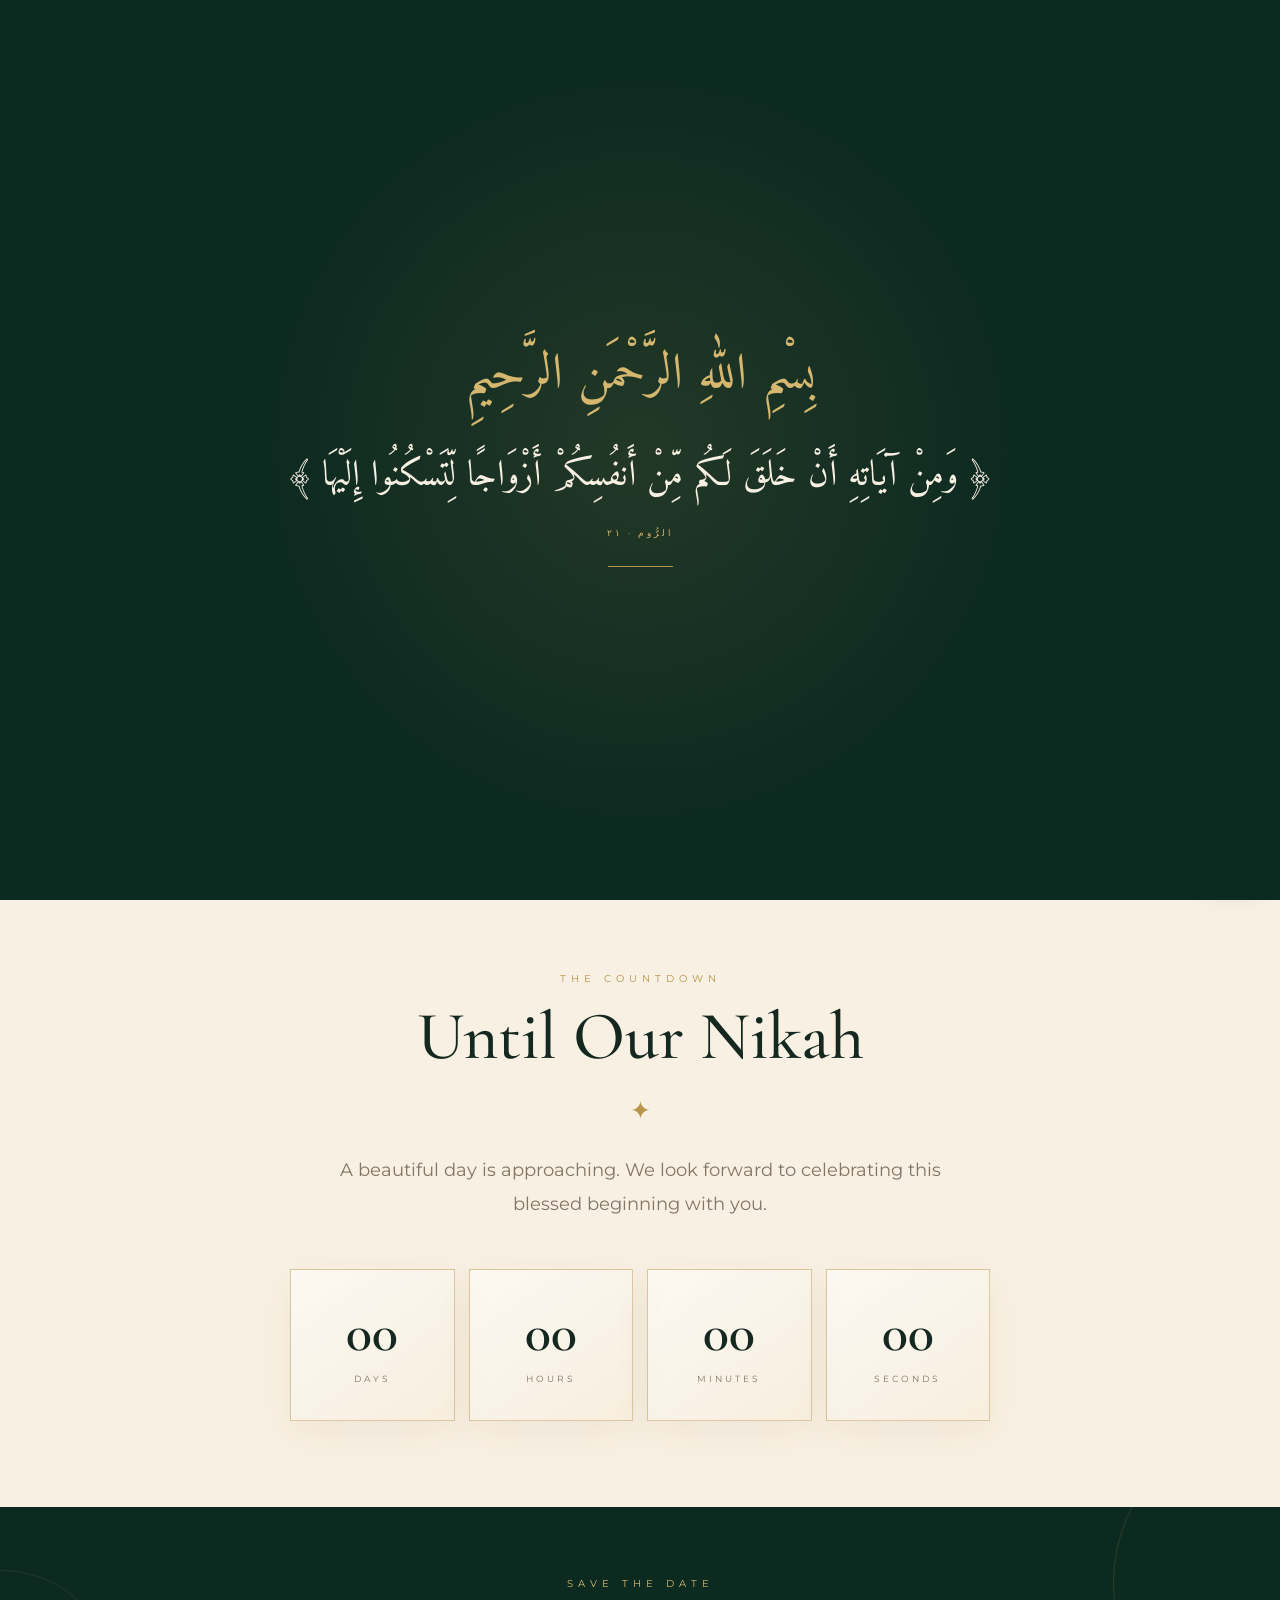
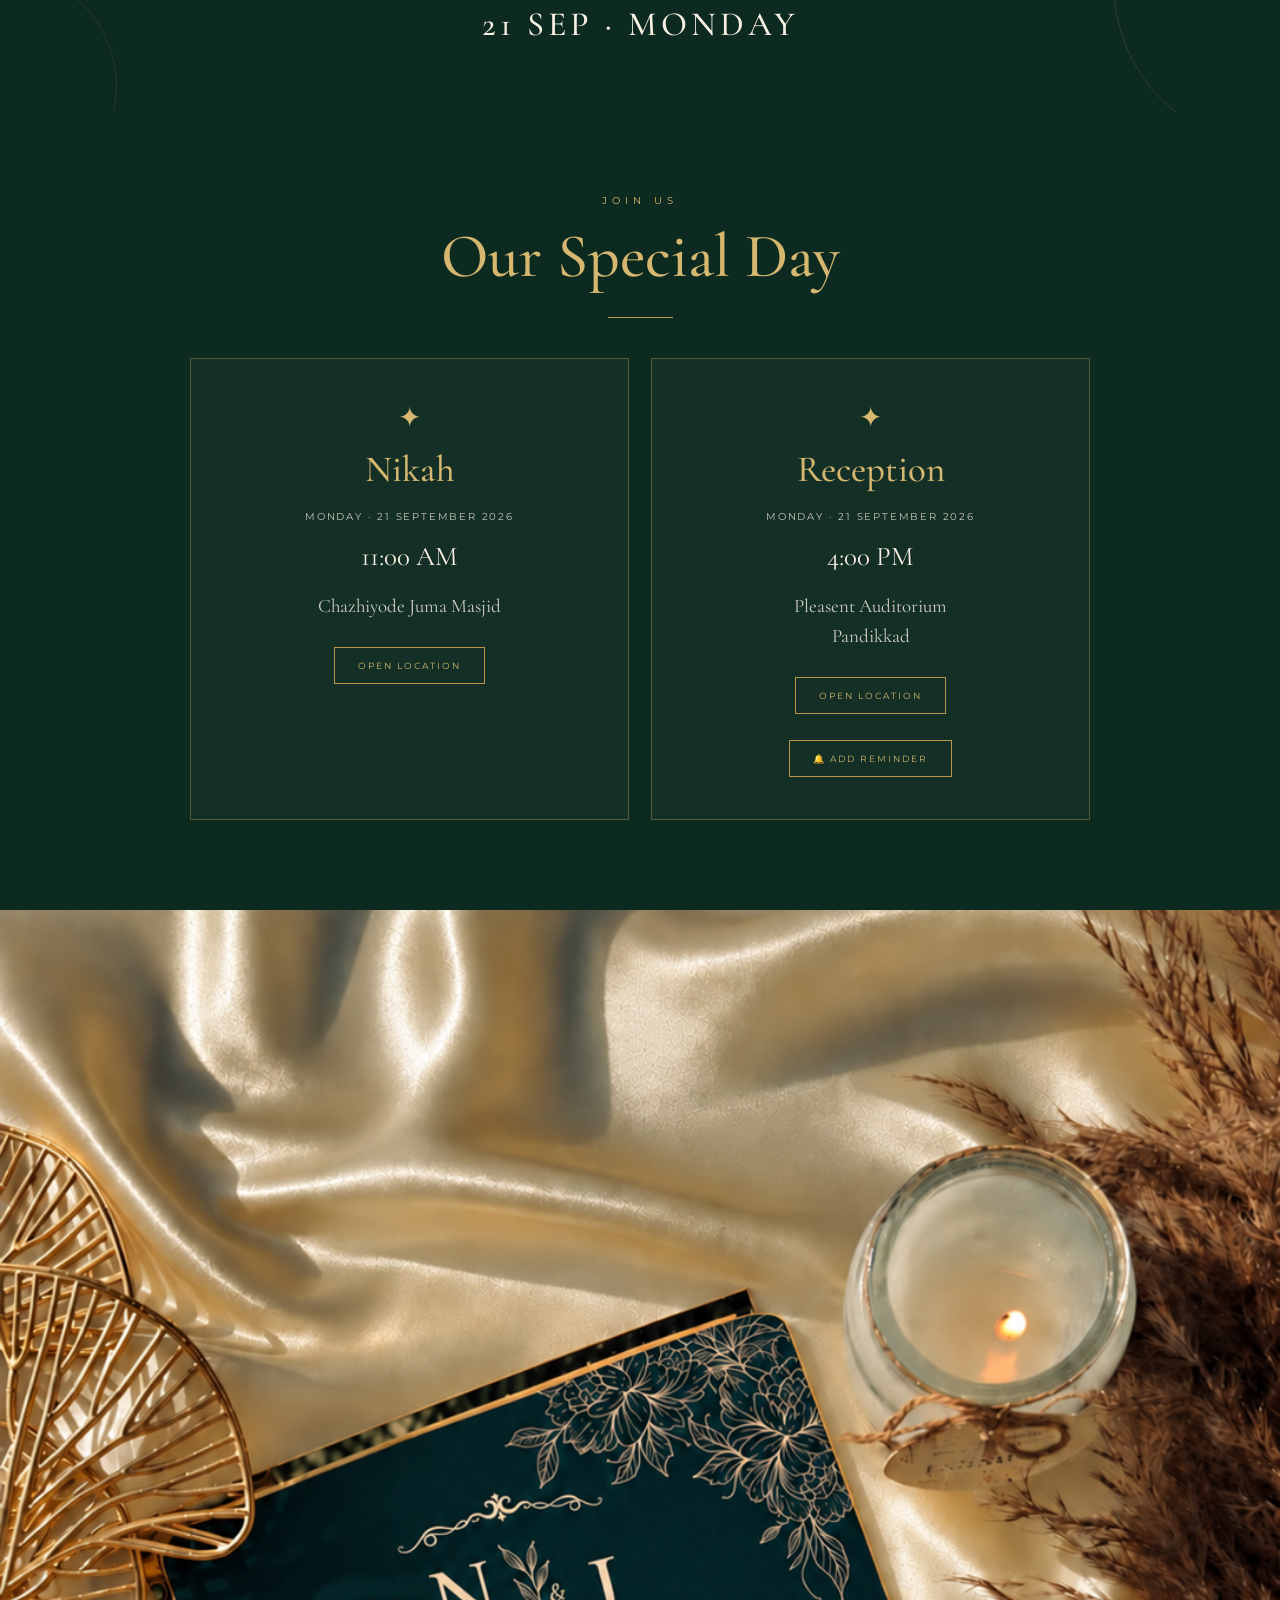
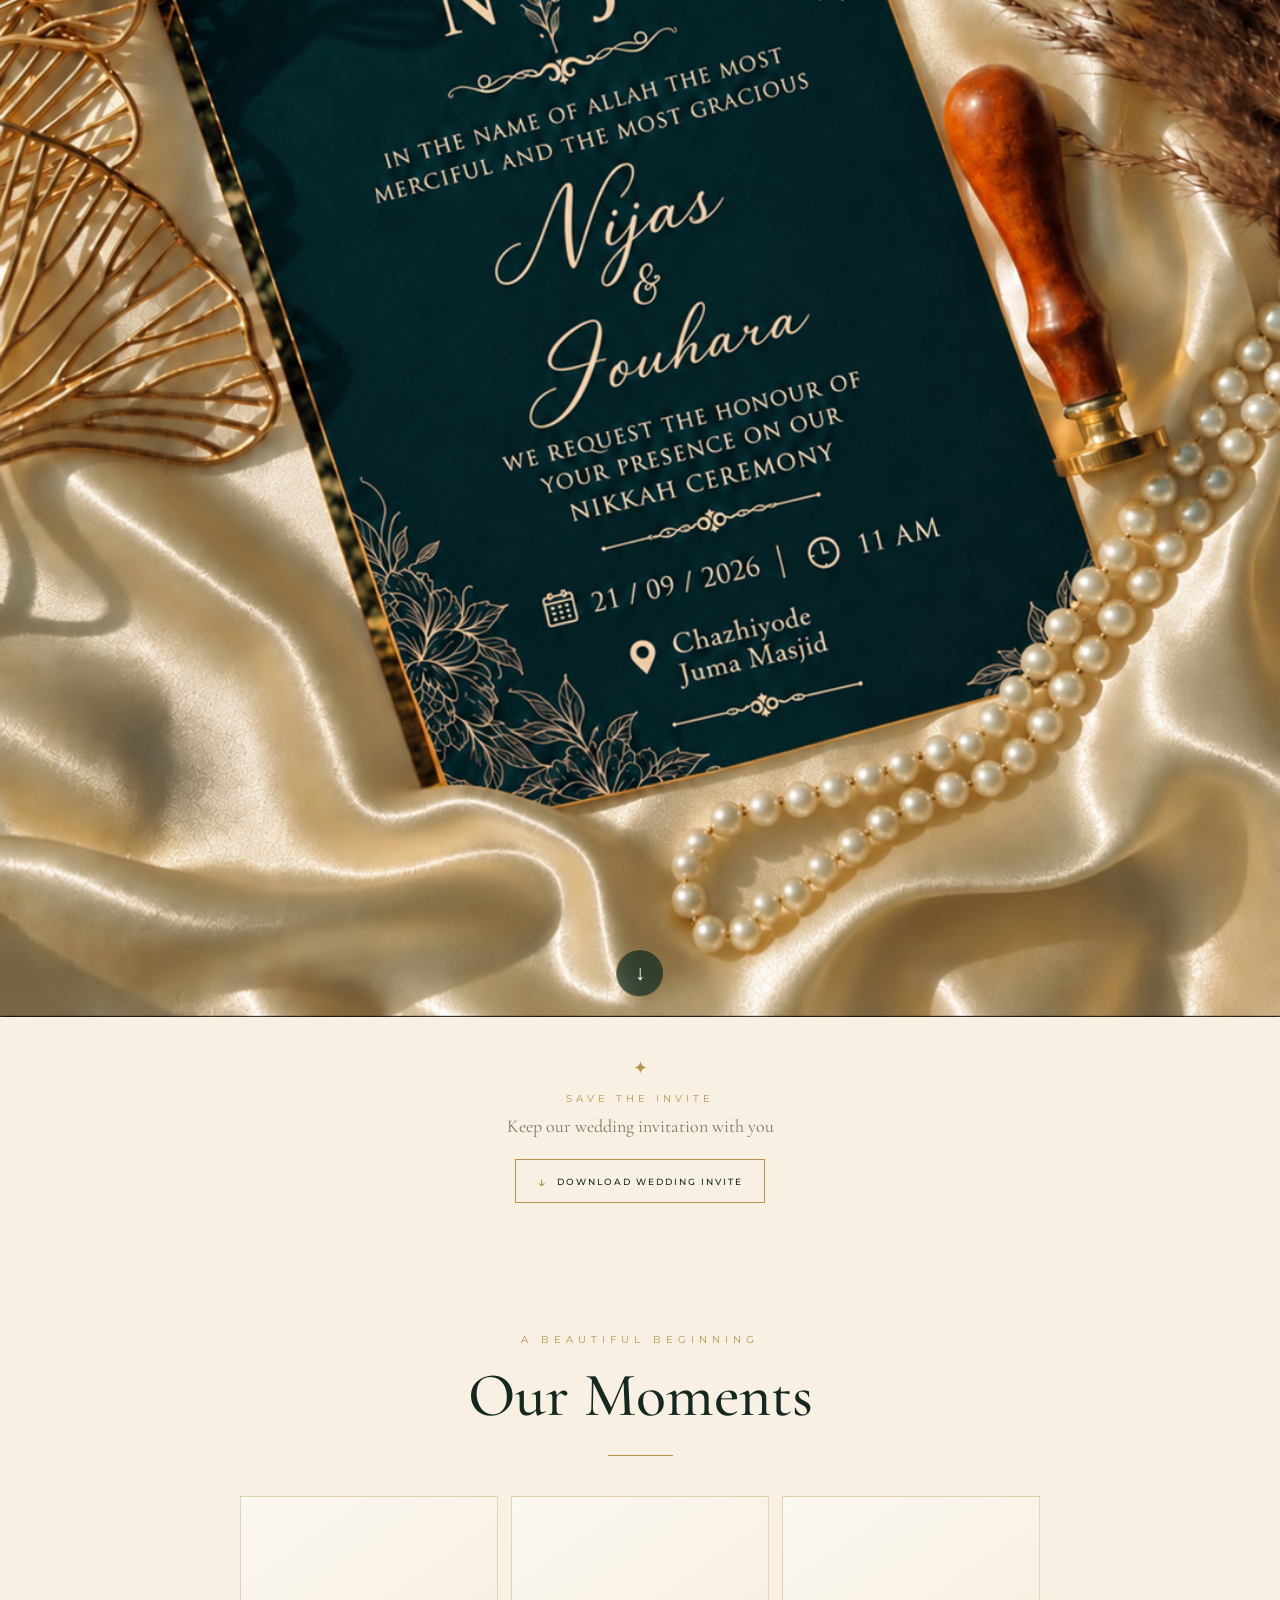
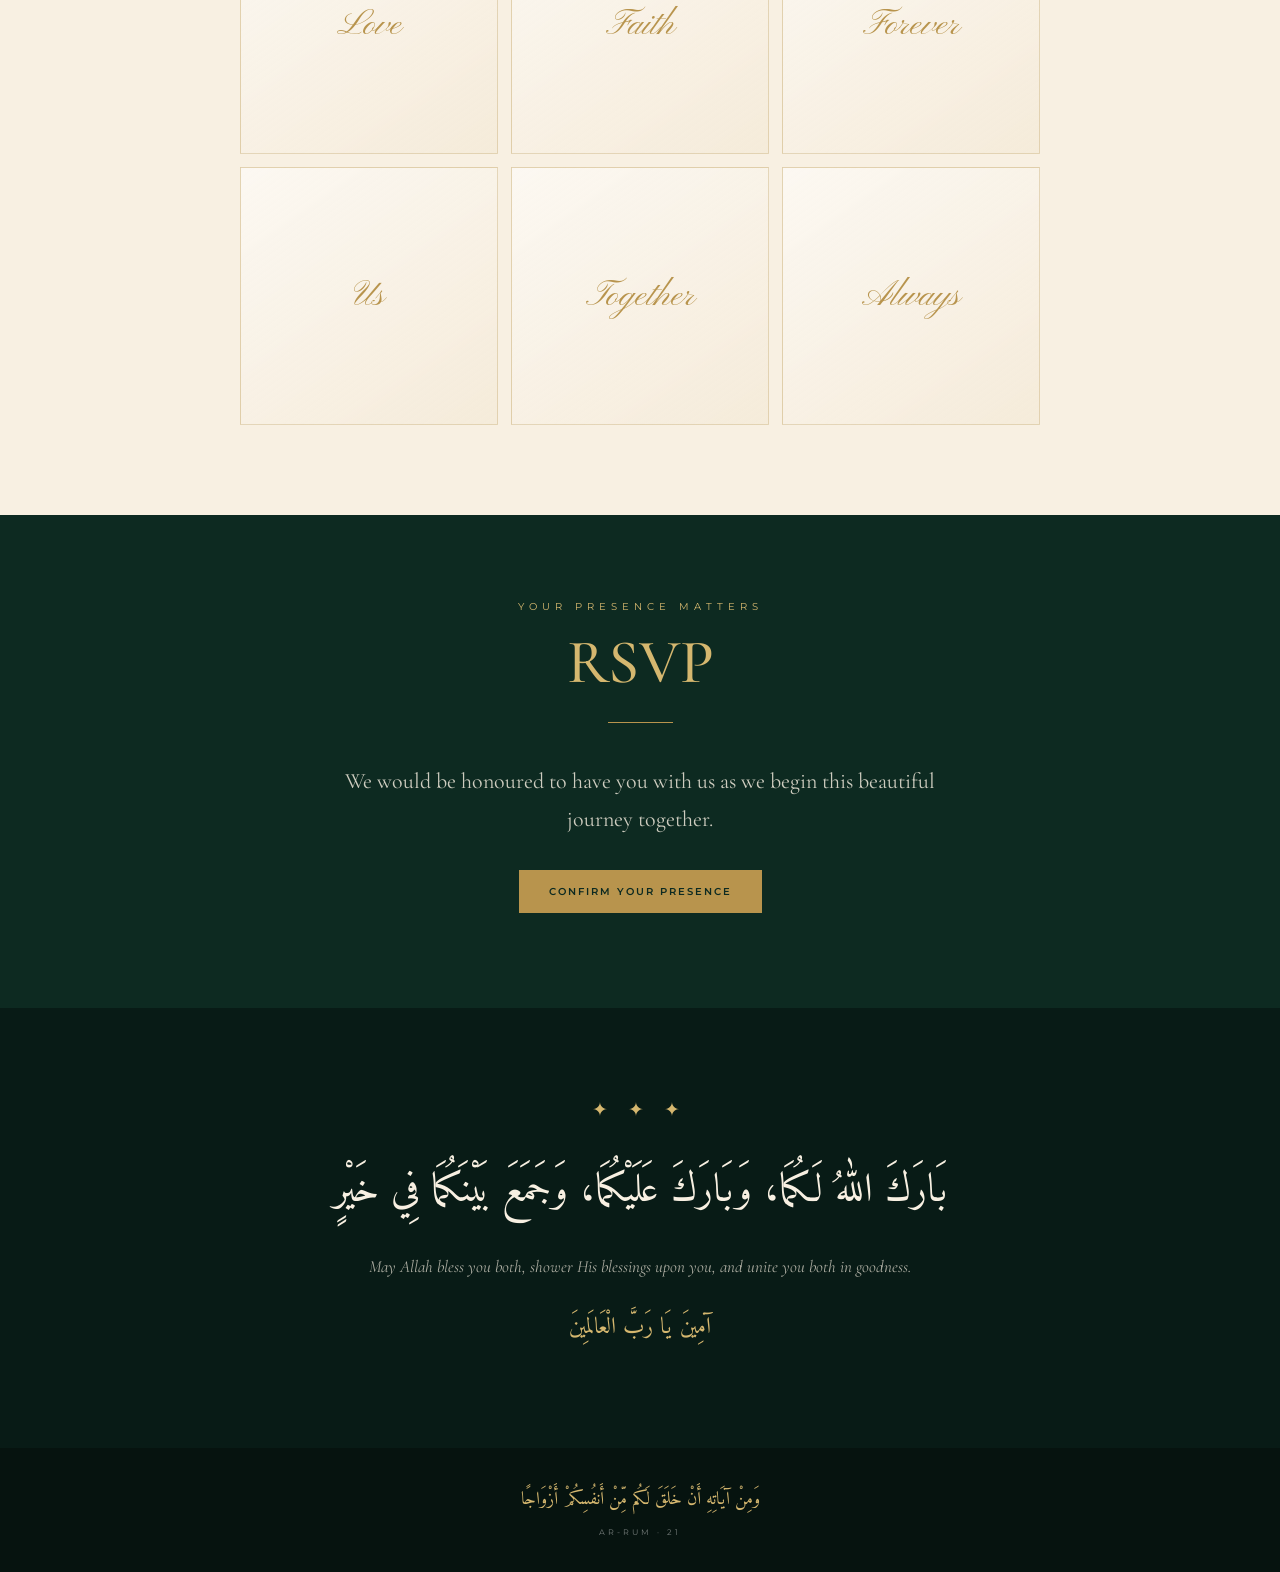
<file: index.html>
<!DOCTYPE html>
<html lang="en">

<head>

<meta charset="UTF-8">

<meta name="viewport"
      content="width=device-width, initial-scale=1.0">

<title>Asif Nijas Faizy & Jouhara Fathima</title>

<meta name="theme-color" content="#0d241d">

<meta name="description"
      content="Wedding invitation of Asif Nijas Faizy & Jouhara Fathima — 21 September 2026">


<!-- =====================================================
     GOOGLE FONTS
===================================================== -->

<link rel="preconnect"
      href="https://fonts.googleapis.com">

<link rel="preconnect"
      href="https://fonts.gstatic.com"
      crossorigin>

<link href="https://fonts.googleapis.com/css2?family=Amiri:wght@400;700&family=Cormorant+Garamond:wght@400;500;600;700&family=Montserrat:wght@400;500;600&family=Pinyon+Script&display=swap"
      rel="stylesheet">


<!-- =====================================================
     CSS
===================================================== -->

<link rel="stylesheet"
      href="style.css">

</head>


<body>


<!-- =====================================================
     OPENING
===================================================== -->

<div class="opening" id="opening">

    <div class="opening-content">

        <div class="bismillah">

            بِسْمِ اللهِ الرَّحْمَنِ الرَّحِيمِ

        </div>


        <div class="opening-ayah">

            ﴿ وَمِنْ آيَاتِهِ أَنْ خَلَقَ لَكُم مِّنْ أَنفُسِكُمْ
            أَزْوَاجًا لِّتَسْكُنُوا إِلَيْهَا ﴾

        </div>


        <div class="opening-reference">

            الرُّوم · ٢١

        </div>


        <div class="opening-line"></div>

    </div>

</div>



<!-- =====================================================
     MUSIC
===================================================== -->

<audio
    id="weddingMusic"
    loop
    preload="auto">

    <source
        src="weddingmusic.mp3"
        type="audio/mpeg">

</audio>


<button
    class="music-btn"
    id="musicBtn"
    aria-label="Music">

    ♪

</button>



<!-- =====================================================
     WEDDING INTRO
     IMMEDIATELY AFTER OPENING
===================================================== -->

<section
    class="pre-hero"
    id="preHero">

    <div class="pre-hero-content">


        <div class="pre-hero-bismillah">

            بِسْمِ اللهِ الرَّحْمَنِ الرَّحِيمِ

        </div>


        <div class="pre-hero-ornament">

            ✦

        </div>


        <div class="pre-hero-name">

            Nijas Faizy

        </div>


        <div class="pre-hero-weds">

            WEDS

        </div>


        <div class="pre-hero-name">

            Jouhara Fathima

        </div>


        <div class="pre-hero-line"></div>


        <div class="pre-hero-date">

            Monday · 21 September 2026 · 11 AM

        </div>


        <div class="pre-hero-ceremony">

            WEDDING CEREMONY

        </div>


    </div>

</section>



<!-- =====================================================
     COUNTDOWN
===================================================== -->

<section
    class="section countdown-section">

    <div
        class="section-inner countdown-intro reveal">


        <div
            class="countdown-label"
            data-i18n="countdownLabel">

            THE COUNTDOWN

        </div>


        <h1
            class="countdown-title"
            data-i18n="countdownTitle">

            Until Our Nikah

        </h1>


        <div class="small-ornament">

            ✦

        </div>


        <p
            class="countdown-description"
            data-i18n="countdownDescription">

            A beautiful day is approaching.
            We look forward to celebrating this
            blessed beginning with you.

        </p>


        <div class="countdown">


            <div class="time-box">

                <span
                    class="time-number"
                    id="days">

                    00

                </span>

                <span class="time-label">

                    Days

                </span>

            </div>


            <div class="time-box">

                <span
                    class="time-number"
                    id="hours">

                    00

                </span>

                <span class="time-label">

                    Hours

                </span>

            </div>


            <div class="time-box">

                <span
                    class="time-number"
                    id="minutes">

                    00

                </span>

                <span class="time-label">

                    Minutes

                </span>

            </div>


            <div class="time-box">

                <span
                    class="time-number"
                    id="seconds">

                    00

                </span>

                <span class="time-label">

                    Seconds

                </span>

            </div>


        </div>

    </div>

</section>



<!-- =====================================================
     SAVE THE DATE
===================================================== -->

<section class="save-date">

    <div class="save-date-content reveal">


        <div class="save-date-label">

            SAVE THE DATE

        </div>


        <div class="save-date-date">

            21 SEP · MONDAY

        </div>


    </div>

</section>



<!-- =====================================================
     EVENTS
===================================================== -->

<section
    class="section events-section">

    <div class="section-inner">


        <div class="reveal">

            <div
                class="section-label"
                data-i18n="joinUs">

                JOIN US

            </div>


            <h2
                class="section-title"
                data-i18n="specialDay">

                Our Special Day

            </h2>


            <div class="gold-line"></div>

        </div>



        <div class="events">


            <!-- =================================================
                 NIKAH
            ================================================= -->

            <div class="event-card reveal">

                <div class="event-symbol">

                    ✦

                </div>


                <h3
                    class="event-title"
                    data-i18n="nikah">

                    Nikah

                </h3>


                <div
                    class="event-date"
                    data-i18n="eventDate">

                    Monday · 21 September 2026

                </div>


                <div
                    class="event-time"
                    data-i18n="nikahTime">

                    11:00 AM

                </div>


                <div
                    class="event-place"
                    data-i18n="nikahPlace">

                    Chazhiyode Juma Masjid

                </div>


                <a
                    class="map-btn"
                    href="https://maps.app.goo.gl/yzJwYugfeQbWYxUu7?g_st=ac"
                    target="_blank"
                    rel="noopener">

                    <span data-i18n="openLocation">

                        Open Location

                    </span>

                </a>

            </div>



            <!-- =================================================
                 RECEPTION
            ================================================= -->

            <div class="event-card reveal">

                <div class="event-symbol">

                    ✦

                </div>


                <h3
                    class="event-title"
                    data-i18n="reception">

                    Reception

                </h3>


                <div
                    class="event-date"
                    data-i18n="eventDate">

                    Monday · 21 September 2026

                </div>


                <div
                    class="event-time"
                    data-i18n="receptionTime">

                    4:00 PM

                </div>


                <div
                    class="event-place"
                    data-i18n="receptionPlace">

                    Pleasent Auditorium<br>
                    Pandikkad

                </div>


                <!-- OPEN LOCATION -->

                <a
                    class="map-btn"
                    href="https://www.google.com/maps/search/?api=1&query=Pleasent%20Auditorium%20Pandikkad"
                    target="_blank"
                    rel="noopener">

                    <span data-i18n="openLocation">

                        Open Location

                    </span>

                </a>


                <!-- ADD REMINDER -->

                <div class="reception-reminder">

                    <a
                        class="map-btn"
                        href="https://calendar.google.com/calendar/render?action=TEMPLATE&text=Reception%20%E2%80%94%20Asif%20Nijas%20Faizy&dates=20260921T103000Z%2F20260921T120000Z&details=Reception%20of%20Asif%20Nijas%20Faizy%20%26%20Jouhara%20Fathima.&location=Pleasent%20Auditorium%2C%20Pandikkad"
                        target="_blank"
                        rel="noopener">

                        <span data-i18n="addReminder">

                            🔔 Add Reminder

                        </span>

                    </a>

                </div>

            </div>


        </div>

    </div>

</section>



<!-- =====================================================
     WEDDING HERO
     AFTER RECEPTION + LOCATION + REMINDER
===================================================== -->

<section
    class="hero"
    id="home">

    <img
        class="hero-image"
        src="weddinghero.webp"
        alt="Wedding Invitation"
        loading="eager"
        decoding="async">


    <button
        class="hero-scroll"
        id="heroScroll"
        aria-label="Scroll down">

        ↓

    </button>

</section>

<!-- =====================================================
     WEDDING INVITATION DOWNLOAD
===================================================== -->

<section class="hero-download">

    <div class="hero-download-content">

        <div class="hero-download-ornament">
            ✦
        </div>

        <div class="hero-download-title">
            SAVE THE INVITE
        </div>

        <div class="hero-download-text">
            Keep our wedding invitation with you
        </div>

        <a
            class="hero-download-btn"
            href="weddinghero.webp"
            download="Nijas-Faizy-Jouhara-Fathima-Wedding-Invitation.webp">

            <span>↓</span>

            <span>
                Download Wedding Invite
            </span>

        </a>

    </div>

</section>

<!-- =====================================================
     OUR MOMENTS
===================================================== -->

<section
    class="section moments-section">

    <div
        class="section-inner moments-content reveal">


        <div
            class="section-label"
            data-i18n="beautifulBeginning">

            A BEAUTIFUL BEGINNING

        </div>


        <h2
            class="section-title"
            data-i18n="ourMoments">

            Our Moments

        </h2>


        <div class="gold-line"></div>


        <div class="moment-grid">


            <div class="moment">

                <span>

                    Love

                </span>

            </div>


            <div class="moment">

                <span>

                    Faith

                </span>

            </div>


            <div class="moment">

                <span>

                    Forever

                </span>

            </div>


            <div class="moment">

                <span>

                    Us

                </span>

            </div>


            <div class="moment">

                <span>

                    Together

                </span>

            </div>


            <div class="moment">

                <span>

                    Always

                </span>

            </div>


        </div>

    </div>

</section>



<!-- =====================================================
     RSVP
===================================================== -->

<section
    class="section rsvp-section">

    <div
        class="section-inner rsvp-content reveal">


        <div
            class="section-label"
            data-i18n="presenceMatters">

            YOUR PRESENCE MATTERS

        </div>


        <h2 class="section-title">

            RSVP

        </h2>


        <div class="gold-line"></div>


        <p class="rsvp-text">

            We would be honoured to have you with us
            as we begin this beautiful journey together.

        </p>


        <a
            class="whatsapp-btn"
            href="https://wa.me/919745556452?text=Assalamu%20Alaikum%2C%20I%20would%20like%20to%20confirm%20my%20presence%20at%20the%20Nikah%20of%20Asif%20Nijas%20Faizy%20%26%20Jouhara%20Fathima."
            target="_blank"
            rel="noopener">

            <span data-i18n="confirmPresence">

                Confirm Your Presence

            </span>

        </a>


    </div>

</section>



<!-- =====================================================
     FINAL DUA
===================================================== -->

<section
    class="dua-section">

    <div class="dua-ornament">

        ✦ ✦ ✦

    </div>


    <div class="reveal">


        <div class="dua">

            بَارَكَ اللهُ لَكُمَا، وَبَارَكَ عَلَيْكُمَا،
            وَجَمَعَ بَيْنَكُمَا فِي خَيْرٍ

        </div>


        <div class="dua-meaning">

            May Allah bless you both, shower His blessings
            upon you, and unite you both in goodness.

        </div>


        <div class="amin">

            آمِينَ يَا رَبَّ الْعَالَمِينَ

        </div>


    </div>

</section>



<!-- =====================================================
     FOOTER
===================================================== -->

<footer>

    <div class="footer-ayah">

        وَمِنْ آيَاتِهِ أَنْ خَلَقَ لَكُم مِّنْ أَنفُسِكُمْ أَزْوَاجًا

    </div>


    <div class="footer-reference">

        AR-RUM · 21

    </div>

</footer>



<!-- =====================================================
     SETTINGS BUTTON
===================================================== -->

<button
    class="settings-open-btn"
    id="settingsOpen"
    aria-label="Open settings">

    ✦

</button>


<div
    class="settings-backdrop"
    id="settingsBackdrop">
</div>



<!-- =====================================================
     SETTINGS PANEL
===================================================== -->

<div
    class="settings-panel"
    id="settingsPanel">


    <div class="settings-top">

        <div
            class="settings-heading"
            id="settingsHeading">

            Settings

        </div>


        <button
            class="settings-close"
            id="settingsClose"
            aria-label="Close settings">

            ×

        </button>

    </div>



    <!-- LANGUAGE -->

    <div class="settings-group">

        <div class="settings-label">

            <span>◎</span>

            <span id="languageLabel">

                Language

            </span>

        </div>


        <div class="settings-options">

            <button
                class="settings-option active"
                data-language="en">

                EN

            </button>


            <button
                class="settings-option"
                data-language="ml">

                മലയാളം

            </button>


            <button
                class="settings-option"
                data-language="ar">

                عربي

            </button>

        </div>

    </div>



    <!-- THEME -->

    <div class="settings-group">

        <div class="settings-label">

            <span>◐</span>

            <span id="themeLabel">

                Theme

            </span>

        </div>


        <div class="settings-options">

            <button
                class="settings-option active"
                data-theme="system">

                ◉<br>
                System

            </button>


            <button
                class="settings-option"
                data-theme="light">

                ☼<br>
                Light

            </button>


            <button
                class="settings-option"
                data-theme="dark">

                ☾<br>
                Dark

            </button>

        </div>

    </div>



    <!-- MUSIC -->

    <div class="settings-group">

        <div class="settings-label">

            <span>♫</span>

            <span id="musicLabel">

                Music

            </span>

        </div>


        <div class="music-row">

            <button
                class="music-control"
                id="panelMusicBtn">

                ▶

            </button>


            <input
                class="volume-control"
                id="volumeControl"
                type="range"
                min="0"
                max="1"
                step="0.01"
                value="0.55">

        </div>

    </div>



    <div class="settings-footer">

        <span>♡</span>

        <span id="madeWithLove">

            MADE WITH LOVE

        </span>

    </div>


</div>



<!-- =====================================================
     TOUCH BARAKALLAH
===================================================== -->

<div
    class="touch-blessing"
    id="touchBlessing">

    <span>♡</span>

    <span>Barakallah!</span>

</div>



<!-- =====================================================
     JAVASCRIPT
===================================================== -->

<script src="script.js"></script>


</body>
</html>
</file>
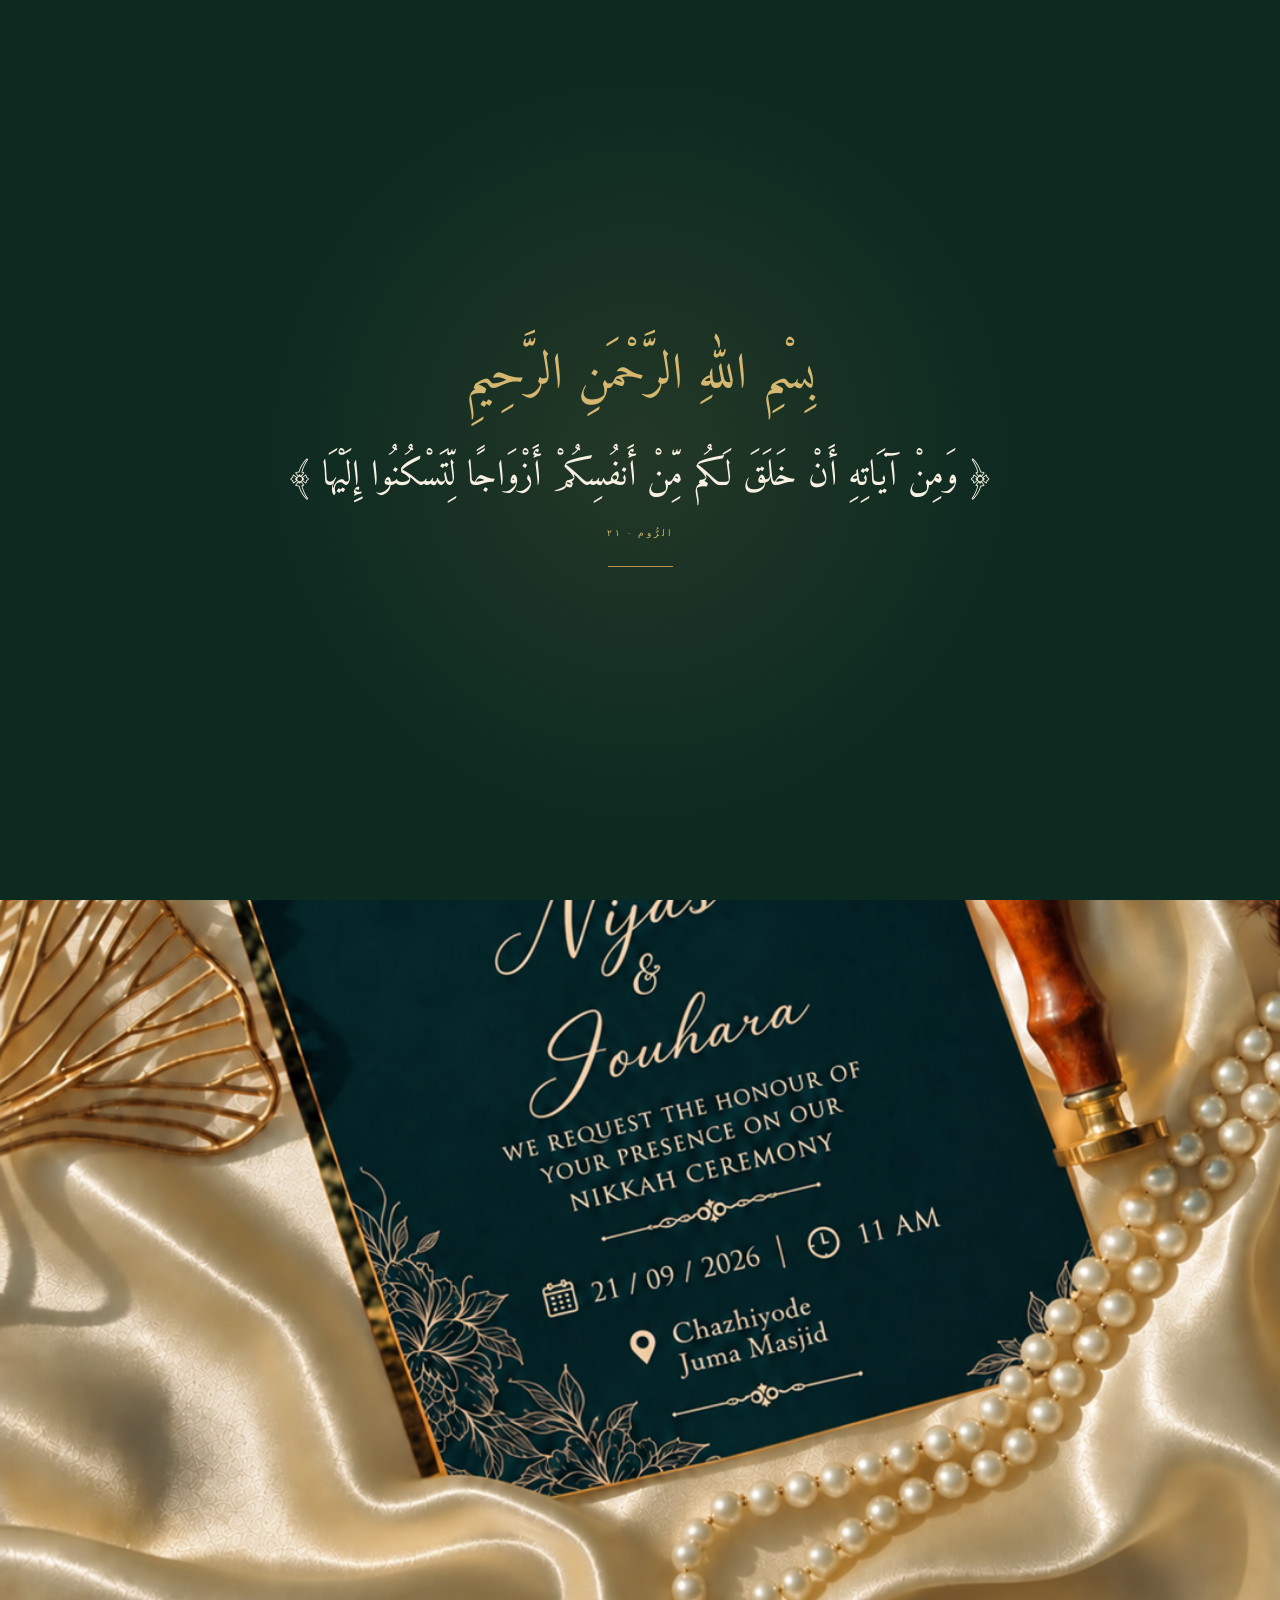
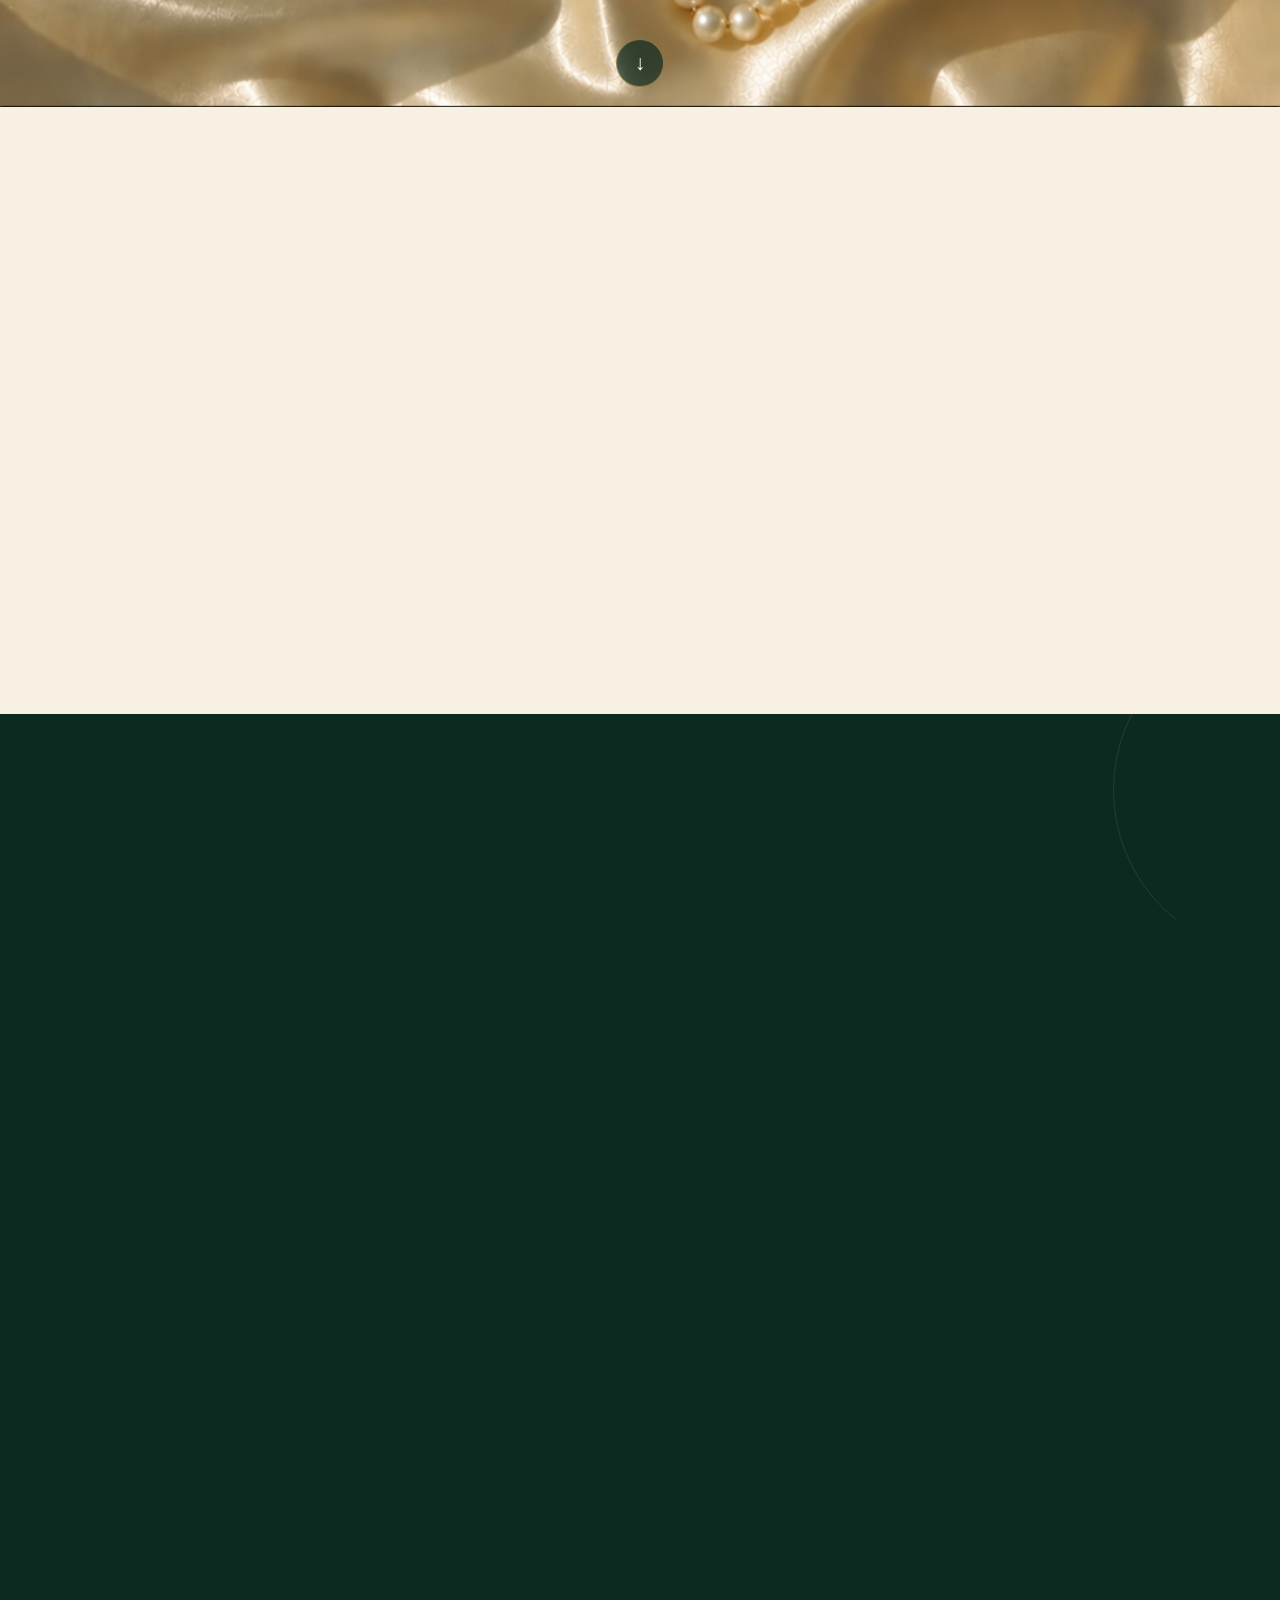
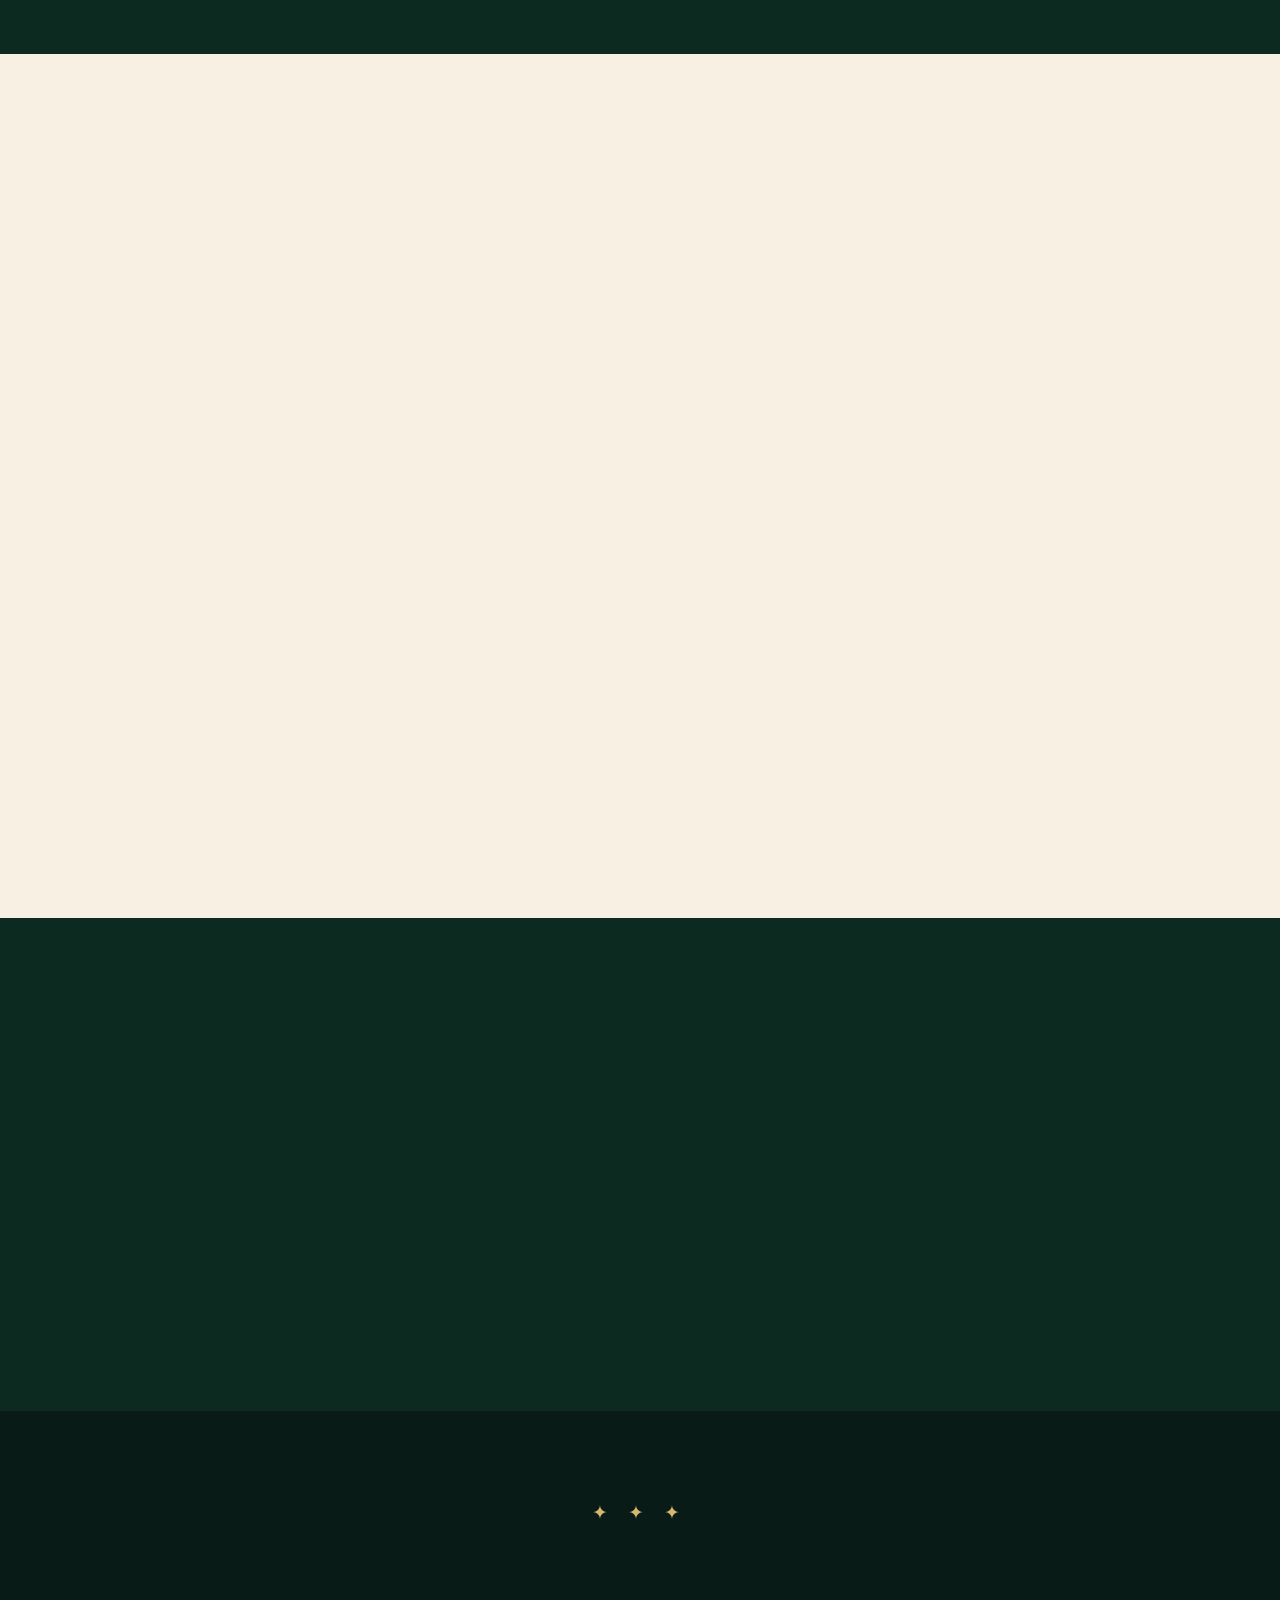
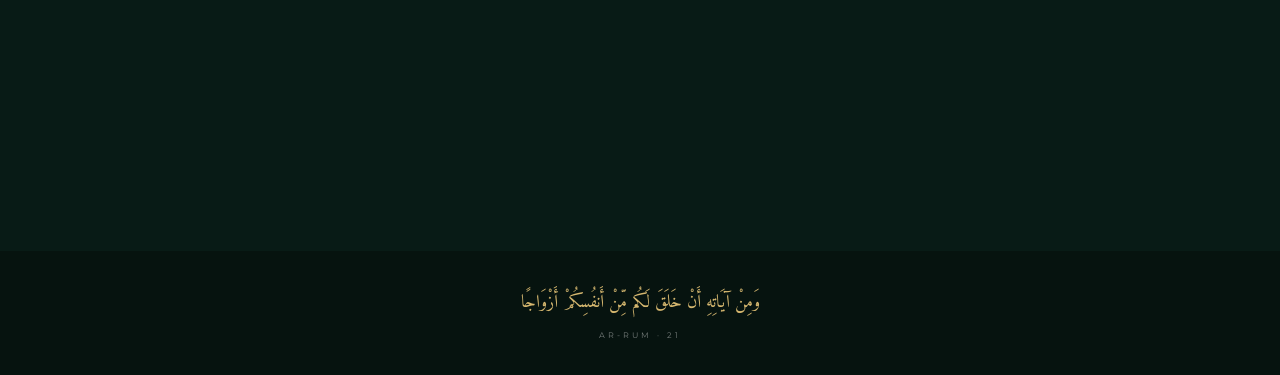
<file: index_final_edited.html>
<!DOCTYPE html>
<html lang="en">
<head>

<meta charset="UTF-8">

<meta name="viewport"
      content="width=device-width, initial-scale=1.0">

<title>Asif Nijas Faizy & Jouhara Fathima</title>

<meta name="theme-color" content="#0d241d">

<link rel="preconnect"
      href="https://fonts.googleapis.com">

<link rel="preconnect"
      href="https://fonts.gstatic.com"
      crossorigin>

<link href="https://fonts.googleapis.com/css2?family=Amiri:wght@400;700&family=Cormorant+Garamond:wght@400;500;600;700&family=Great+Vibes&family=Montserrat:wght@400;500;600&display=swap"
      rel="stylesheet">


<style>

/* =====================================================
   ROOT
===================================================== */

:root{

    --green:#0d2a21;
    --green-dark:#081b16;
    --green-soft:#12352b;

    --cream:#f8f0e2;
    --cream-light:#fbf6ec;

    --gold:#b8944d;
    --gold-light:#d5b76f;
    --gold-pale:#e2cf9e;

    --dark-text:#142820;
    --soft-text:#827564;

}


/* =====================================================
   RESET
===================================================== */

*{
    margin:0;
    padding:0;
    box-sizing:border-box;
}

html{
    scroll-behavior:smooth;
}

body{

    margin:0;

    background:var(--cream);

    color:var(--dark-text);

    font-family:
        "Cormorant Garamond",
        serif;

    overflow-x:hidden;

}


/* =====================================================
   OPENING SCREEN
===================================================== */

.opening{

    position:fixed;

    inset:0;

    z-index:9999;

    display:flex;

    align-items:center;

    justify-content:center;

    text-align:center;

    padding:25px;

    background:

        radial-gradient(
            circle at center,
            rgba(184,148,77,.13),
            transparent 48%
        ),

        var(--green);

    transition:

        opacity 1s ease,
        visibility 1s ease;

}

.opening.hide{

    opacity:0;

    visibility:hidden;

    pointer-events:none;

}

.opening-content{

    width:100%;

    max-width:760px;

    animation:
        openingFade 1.6s ease;

}

.bismillah{

    font-family:"Amiri",serif;

    font-size:
        clamp(27px,7vw,50px);

    line-height:1.7;

    color:var(--gold-light);

    margin-bottom:22px;

    direction:rtl;

}

.opening-ayah{

    font-family:"Amiri",serif;

    font-size:
        clamp(20px,5.2vw,36px);

    line-height:2;

    color:var(--cream);

    direction:rtl;

}

.opening-reference{

    margin-top:14px;

    color:var(--gold-light);

    font-family:"Montserrat",sans-serif;

    font-size:9px;

    letter-spacing:3px;

}

.opening-line{

    width:65px;

    height:1px;

    background:var(--gold);

    margin:28px auto 0;

}

@keyframes openingFade{

    from{

        opacity:0;

        transform:translateY(18px);

    }

    to{

        opacity:1;

        transform:translateY(0);

    }

}


/* =====================================================
   MUSIC BUTTON
===================================================== */

.music-btn{

    position:fixed;

    top:18px;

    right:18px;

    width:52px;

    height:52px;

    border-radius:50%;

    border:

        1px solid
        rgba(184,148,77,.8);

    background:

        rgba(13,42,33,.96);

    color:var(--gold-light);

    z-index:9998;

    font-size:21px;

    cursor:pointer;

    box-shadow:

        0 5px 25px
        rgba(0,0,0,.22);

    backdrop-filter:blur(10px);

    transition:.25s;

}

.music-btn:active{

    transform:scale(.92);

}


/* =====================================================
   HERO
===================================================== */

.hero{

    position:relative;

    width:100%;

    height:auto;

    min-height:0;

    overflow:hidden;

    background:var(--cream);

    line-height:0;

}

.hero-image{

    display:block;

    width:100%;

    height:auto;

    max-width:none;

    object-fit:contain;

    object-position:center;

    margin:0;

    padding:0;

}

.hero-scroll{

    position:absolute;

    left:50%;

    bottom:20px;

    transform:
        translateX(-50%);

    width:48px;

    height:48px;

    border-radius:50%;

    border:
        1px solid
        rgba(184,148,77,.65);

    background:
        rgba(13,42,33,.70);

    color:#fff;

    font-size:21px;

    cursor:pointer;

    z-index:10;

    animation:
        scrollBounce 1.8s infinite;

}

@keyframes scrollBounce{

    0%,100%{

        transform:
            translate(-50%,0);

    }

    50%{

        transform:
            translate(-50%,8px);

    }

}


/* =====================================================
   COMMON SECTION
===================================================== */

.section{

    position:relative;

    text-align:center;

}

.section-inner{

    width:100%;

    max-width:900px;

    margin:auto;

}


/* =====================================================
   COUNTDOWN
===================================================== */

.countdown-section{

    background:var(--cream);

    color:var(--dark-text);

    padding:

        72px 22px
        86px;

}

.countdown-intro{

    max-width:700px;

    margin:auto;

}

.countdown-label{

    font-family:"Montserrat",sans-serif;

    font-size:10px;

    letter-spacing:5px;

    color:var(--gold);

    text-transform:uppercase;

    margin-bottom:18px;

}

.countdown-title{

    font-family:
        "Cormorant Garamond",
        serif;

    font-size:
        clamp(43px,10vw,68px);

    line-height:1;

    font-weight:500;

    color:var(--dark-text);

    margin-bottom:25px;

}

.small-ornament{

    color:var(--gold);

    font-size:25px;

    margin-bottom:27px;

}

.countdown-description{

    max-width:650px;

    margin:

        0 auto 48px;

    color:var(--soft-text);

    font-family:
        "Montserrat",
        sans-serif;

    font-size:
        clamp(14px,3.8vw,18px);

    line-height:1.9;

}


/* =====================================================
   COUNTDOWN BOXES
===================================================== */

.countdown{

    display:grid;

    grid-template-columns:
        repeat(4,1fr);

    gap:14px;

    max-width:720px;

    margin:auto;

}

.time-box{

    min-height:152px;

    display:flex;

    flex-direction:column;

    justify-content:center;

    align-items:center;

    border:
        1px solid
        rgba(184,148,77,.48);

    background:

        linear-gradient(
            145deg,
            rgba(255,255,255,.55),
            rgba(245,235,216,.35)
        );

    box-shadow:

        0 10px 35px
        rgba(95,73,40,.06);

}

.time-number{

    font-family:
        "Cormorant Garamond",
        serif;

    font-size:
        clamp(36px,8vw,54px);

    line-height:1;

    font-weight:600;

    color:var(--dark-text);

}

.time-label{

    margin-top:13px;

    font-family:"Montserrat",sans-serif;

    font-size:9px;

    letter-spacing:3px;

    color:var(--soft-text);

    text-transform:uppercase;

}


/* =====================================================
   SAVE THE DATE TRANSITION
===================================================== */

.save-date{

    min-height:205px;

    padding:75px 25px;

    display:flex;

    align-items:center;

    justify-content:center;

    background:var(--green);

    color:var(--cream);

    position:relative;

    overflow:hidden;

}

.save-date::after{

    content:"";

    position:absolute;

    width:330px;

    height:330px;

    border-radius:50%;

    border:
        1px solid
        rgba(184,148,77,.18);

    right:-165px;

    top:-90px;

}

.save-date-content{

    position:relative;

    z-index:2;

}

.save-date-label{

    font-family:"Montserrat",sans-serif;

    font-size:10px;

    letter-spacing:5px;

    color:var(--gold-light);

}


/* =====================================================
   EVENTS
===================================================== */

.events-section{

    background:var(--green);

    color:var(--cream);

    padding:

        82px 20px
        90px;

}

.section-label{

    font-family:"Montserrat",sans-serif;

    font-size:10px;

    letter-spacing:5px;

    color:var(--gold-light);

    text-transform:uppercase;

    margin-bottom:16px;

}

.section-title{

    font-family:
        "Cormorant Garamond",
        serif;

    font-size:
        clamp(40px,9vw,62px);

    font-weight:500;

    color:var(--gold-light);

    line-height:1.1;

}

.gold-line{

    width:65px;

    height:1px;

    background:var(--gold);

    margin:

        25px auto
        40px;

}


/* =====================================================
   EVENT GRID
===================================================== */

.events{

    display:grid;

    grid-template-columns:
        repeat(2,1fr);

    gap:22px;

    max-width:900px;

    margin:auto;

}

.event-card{

    padding:

        42px 25px;

    border:
        1px solid
        rgba(184,148,77,.42);

    background:
        rgba(255,255,255,.025);

}

.event-symbol{

    color:var(--gold-light);

    font-size:28px;

    margin-bottom:12px;

}

.event-title{

    font-family:
        "Cormorant Garamond",
        serif;

    font-size:37px;

    font-weight:500;

    color:var(--gold-light);

    margin-bottom:18px;

}

.event-date{

    font-family:"Montserrat",sans-serif;

    font-size:10px;

    letter-spacing:1.8px;

    text-transform:uppercase;

    color:var(--cream);

    opacity:.78;

    margin-bottom:17px;

}

.event-time{

    font-size:27px;

    margin-bottom:18px;

    color:var(--cream);

}

.event-place{

    font-size:19px;

    line-height:1.6;

    color:var(--cream);

    opacity:.82;

}

.map-btn{

    display:inline-block;

    margin-top:26px;

    padding:

        12px 23px;

    border:
        1px solid
        var(--gold);

    color:var(--gold-light);

    text-decoration:none;

    font-family:"Montserrat",sans-serif;

    font-size:9px;

    letter-spacing:2px;

    text-transform:uppercase;

    transition:.3s;

}

.map-btn:hover{

    background:var(--gold);

    color:var(--green);

}


/* =====================================================
   MOMENTS
===================================================== */

.moments-section{

    background:var(--cream);

    color:var(--dark-text);

    padding:

        82px 20px
        90px;

}

.moments-section .section-label{

    color:var(--gold);

}

.moments-section .section-title{

    color:var(--dark-text);

}

.moment-grid{

    display:grid;

    grid-template-columns:
        repeat(3,1fr);

    gap:13px;

    max-width:800px;

    margin:auto;

}

.moment{

    aspect-ratio:1/1;

    display:flex;

    align-items:center;

    justify-content:center;

    border:
        1px solid
        rgba(184,148,77,.35);

    background:

        linear-gradient(
            145deg,
            rgba(255,255,255,.55),
            rgba(239,224,199,.3)
        );

}

.moment span{

    font-family:
        "Great Vibes",
        cursive;

    font-size:31px;

    color:var(--gold);

}


/* =====================================================
   RSVP
===================================================== */

.rsvp-section{

    background:var(--green);

    color:var(--cream);

    padding:

        85px 20px
        95px;

}

.rsvp-text{

    max-width:650px;

    margin:

        0 auto 32px;

    font-size:22px;

    line-height:1.7;

    opacity:.82;

}

.whatsapp-btn{

    display:inline-block;

    padding:

        15px 30px;

    background:var(--gold);

    color:var(--green);

    text-decoration:none;

    font-family:"Montserrat",sans-serif;

    font-size:10px;

    font-weight:600;

    letter-spacing:2px;

    text-transform:uppercase;

    transition:.3s;

}

.whatsapp-btn:hover{

    background:var(--gold-light);

}


/* =====================================================
   FINAL DUA
===================================================== */

.dua-section{

    background:var(--green-dark);

    padding:

        90px 20px
        100px;

    text-align:center;

    color:var(--cream);

}

.dua-ornament{

    color:var(--gold-light);

    font-size:19px;

    letter-spacing:8px;

    margin-bottom:30px;

}

.dua{

    max-width:900px;

    margin:auto;

    direction:rtl;

    font-family:"Amiri",serif;

    font-size:
        clamp(24px,6vw,40px);

    line-height:2;

    color:var(--cream);

}

.dua-meaning{

    max-width:650px;

    margin:

        22px auto 0;

    font-size:17px;

    line-height:1.7;

    opacity:.68;

    font-style:italic;

}

.amin{

    margin-top:25px;

    direction:rtl;

    font-family:"Amiri",serif;

    font-size:23px;

    color:var(--gold-light);

}


/* =====================================================
   FOOTER
===================================================== */

footer{

    background:#06130f;

    padding:35px 20px;

    text-align:center;

}

.footer-ayah{

    direction:rtl;

    font-family:"Amiri",serif;

    font-size:18px;

    line-height:1.9;

    color:var(--gold-light);

}

.footer-reference{

    margin-top:10px;

    font-family:"Montserrat",sans-serif;

    font-size:8px;

    letter-spacing:3px;

    color:rgba(255,255,255,.45);

}


/* =====================================================
   REVEAL
===================================================== */

.reveal{

    opacity:0;

    transform:
        translateY(25px);

    transition:

        opacity .9s ease,
        transform .9s ease;

}

.reveal.show{

    opacity:1;

    transform:
        translateY(0);

}



/* SETTINGS PANEL */
.settings-open-btn{position:fixed;right:18px;bottom:22px;width:58px;height:58px;border-radius:50%;border:1px solid var(--gold-light);background:var(--gold);color:var(--green-dark);z-index:9997;font-size:25px;cursor:pointer;box-shadow:0 8px 30px rgba(0,0,0,.28);transition:.25s ease}.settings-open-btn:active{transform:scale(.92)}
.settings-backdrop{position:fixed;inset:0;z-index:9990;background:rgba(0,0,0,.48);opacity:0;visibility:hidden;transition:.35s ease;backdrop-filter:blur(3px)}.settings-backdrop.show{opacity:1;visibility:visible}
.settings-panel{position:fixed;left:50%;bottom:20px;transform:translate(-50%,30px);width:min(520px,calc(100% - 28px));max-height:calc(100vh - 40px);overflow:auto;z-index:9996;padding:28px 24px 22px;border:1px solid rgba(184,148,77,.65);border-radius:28px;background:rgba(18,24,21,.96);color:var(--cream);box-shadow:0 20px 70px rgba(0,0,0,.42);opacity:0;visibility:hidden;transition:.35s ease;backdrop-filter:blur(18px)}.settings-panel.show{opacity:1;visibility:visible;transform:translate(-50%,0)}
.settings-top{display:flex;align-items:center;justify-content:space-between;margin-bottom:22px}.settings-heading{font-family:"Cormorant Garamond",serif;font-size:30px;color:var(--gold-light)}.settings-close{width:38px;height:38px;border-radius:50%;border:1px solid rgba(184,148,77,.55);background:transparent;color:var(--gold-light);font-size:22px;cursor:pointer}.settings-group{margin-top:20px}.settings-label{display:flex;align-items:center;gap:9px;font-family:"Montserrat",sans-serif;font-size:10px;letter-spacing:3px;text-transform:uppercase;color:var(--gold-light);margin-bottom:12px}.settings-options{display:grid;grid-template-columns:repeat(3,1fr);gap:9px}.settings-option{min-height:48px;border:1px solid rgba(255,255,255,.17);border-radius:14px;background:rgba(255,255,255,.045);color:var(--cream);font-family:"Montserrat",sans-serif;font-size:11px;cursor:pointer;transition:.25s ease}.settings-option.active{background:var(--gold);color:var(--green-dark);border-color:var(--gold-light)}.music-row{display:flex;align-items:center;gap:12px}.music-control{width:52px;height:48px;flex:0 0 52px;border:1px solid rgba(184,148,77,.65);border-radius:14px;background:var(--gold);color:var(--green-dark);font-size:18px;cursor:pointer}.volume-control{width:100%;accent-color:var(--gold)}.settings-footer{margin-top:23px;padding-top:18px;border-top:1px solid rgba(184,148,77,.25);text-align:center;color:var(--gold-pale);font-family:"Montserrat",sans-serif;font-size:9px;letter-spacing:2.5px}.settings-footer span{font-size:15px;margin-right:6px}

.settings-open-btn::after{content:"";position:absolute;inset:-6px;border:1px solid rgba(213,183,111,.35);border-radius:50%;animation:settingsPulse 2.4s ease-out infinite;pointer-events:none}
@keyframes settingsPulse{0%{opacity:.8;transform:scale(.92)}100%{opacity:0;transform:scale(1.28)}}

/* TOUCH BAARAKALLAH */
.touch-blessing{position:fixed;left:50%;top:50%;z-index:10000;pointer-events:none;transform:translate(-50%,-50%) scale(.75);opacity:0;color:var(--gold-light);font-family:"Cormorant Garamond",serif;font-size:clamp(24px,6vw,38px);font-weight:500;font-style:italic;letter-spacing:1px;white-space:nowrap;text-shadow:0 0 7px rgba(213,183,111,.42),0 0 20px rgba(213,183,111,.20)}.touch-blessing.show{animation:blessingPop 1.55s ease forwards}@keyframes blessingPop{0%{opacity:0;transform:translate(-50%,-50%) scale(.65)}18%{opacity:1;transform:translate(-50%,-50%) scale(1)}70%{opacity:1;transform:translate(-50%,-65%) scale(1.04)}100%{opacity:0;transform:translate(-50%,-82%) scale(1.1)}}.touch-heart{position:fixed;z-index:9999;pointer-events:none;color:var(--gold-light);font-size:18px;animation:heartFloat 1.5s ease-out forwards;text-shadow:0 0 10px rgba(213,183,111,.45)}@keyframes heartFloat{0%{opacity:0;transform:translate(-50%,-50%) scale(.4)}15%{opacity:1}100%{opacity:0;transform:translate(calc(-50% + var(--drift)),calc(-50% - 100px)) scale(1.2)}}

/* =====================================================
   MOBILE
===================================================== */

@media(max-width:650px){

    .countdown-section{

        padding:

            58px 18px
            68px;

    }

    .countdown-description{

        margin-bottom:38px;

    }

    .countdown{

        grid-template-columns:
            repeat(2,1fr);

        gap:12px;

        max-width:420px;

    }

    .time-box{

        min-height:135px;

    }

    .save-date{

        min-height:180px;

        padding:60px 20px;

    }

    .events{

        grid-template-columns:1fr;

        max-width:500px;

    }

    .event-card{

        padding:35px 18px;

    }

    .moment-grid{

        grid-template-columns:
            repeat(2,1fr);

    }

}


/* =====================================================
   VERY SMALL SCREEN
===================================================== */

@media(max-width:370px){

    .countdown{

        gap:8px;

    }

    .time-box{

        min-height:125px;

    }

    .time-number{

        font-size:38px;

    }

    .time-label{

        font-size:8px;

        letter-spacing:2px;

    }

}


/* =====================================================
   REDUCED MOTION
===================================================== */

@media(prefers-reduced-motion:reduce){

    *{

        animation-duration:.01ms !important;

        animation-iteration-count:1 !important;

        scroll-behavior:auto !important;

        transition-duration:.01ms !important;

    }

}


html[dir="rtl"] .settings-top{direction:rtl}
html[dir="rtl"] .settings-options{direction:rtl}
html[dir="rtl"] .event-card{text-align:center}

</style>

</head>


<body>


<!-- =====================================================
     OPENING
===================================================== -->

<div class="opening" id="opening">

    <div class="opening-content">

        <div class="bismillah">

            بِسْمِ اللهِ الرَّحْمَنِ الرَّحِيمِ

        </div>


        <div class="opening-ayah">

            ﴿ وَمِنْ آيَاتِهِ أَنْ خَلَقَ لَكُم مِّنْ أَنفُسِكُمْ
            أَزْوَاجًا لِّتَسْكُنُوا إِلَيْهَا ﴾

        </div>


        <div class="opening-reference">

            الرُّوم · ٢١

        </div>


        <div class="opening-line"></div>

    </div>

</div>


<!-- =====================================================
     MUSIC
===================================================== -->

<audio
    id="weddingMusic"
    loop
    preload="auto">

    <source
        src="weddingmusic.mp3"
        type="audio/mpeg">

</audio>


<button
    class="music-btn"
    id="musicBtn"
    aria-label="Music">

    ♪

</button>


<!-- =====================================================
     HERO
===================================================== -->

<section
    class="hero"
    id="home">

    <img
        class="hero-image"
        src="weddinghero.webp"
        alt="Wedding Invitation"
        loading="eager"
        decoding="async"
    >


    <button
        class="hero-scroll"
        id="heroScroll"
        aria-label="Scroll down">

        ↓

    </button>

</section>


<!-- =====================================================
     COUNTDOWN
===================================================== -->

<section
    class="section countdown-section">

    <div class="section-inner countdown-intro reveal">


        <div class="countdown-label" data-i18n="countdownLabel">

            THE COUNTDOWN

        </div>


        <h1 class="countdown-title" data-i18n="countdownTitle">

            Until Our Nikah

        </h1>


        <div class="small-ornament">

            ✦

        </div>


        <p class="countdown-description" data-i18n="countdownDescription">

            A beautiful day is approaching.
            We look forward to celebrating this
            blessed beginning with you.

        </p>


        <div class="countdown">


            <div class="time-box">

                <span
                    class="time-number"
                    id="days">

                    00

                </span>

                <span class="time-label" data-i18n="days">

                    Days

                </span>

            </div>


            <div class="time-box">

                <span
                    class="time-number"
                    id="hours">

                    00

                </span>

                <span class="time-label" data-i18n="hours">

                    Hours

                </span>

            </div>


            <div class="time-box">

                <span
                    class="time-number"
                    id="minutes">

                    00

                </span>

                <span class="time-label" data-i18n="minutes">

                    Minutes

                </span>

            </div>


            <div class="time-box">

                <span
                    class="time-number"
                    id="seconds">

                    00

                </span>

                <span class="time-label" data-i18n="seconds">

                    Seconds

                </span>

            </div>


        </div>

    </div>

</section>


<!-- =====================================================
     SAVE THE DATE
===================================================== -->

<section class="save-date">

    <div class="save-date-content reveal">

        <div class="save-date-label" data-i18n="saveDate">

            SAVE THE DATE

        </div>

    </div>

</section>


<!-- =====================================================
     EVENTS
===================================================== -->

<section
    class="section events-section">

    <div class="section-inner">


        <div class="reveal">

            <div class="section-label" data-i18n="joinUs">

                JOIN US

            </div>


            <h2 class="section-title" data-i18n="specialDay">

                Our Special Day

            </h2>


            <div class="gold-line"></div>

        </div>


        <div class="events">


            <!-- NIKAH -->

            <div class="event-card reveal">

                <div class="event-symbol">

                    ✦

                </div>


                <h3 class="event-title" data-i18n="nikah">

                    Nikah

                </h3>


                <div class="event-date" data-i18n="eventDate">

                    Monday · 21 September 2026

                </div>


                <div class="event-time" data-i18n="nikahTime">

                    11:00 AM

                </div>


                <div class="event-place" data-i18n="nikahPlace">

                    Chazhiyode Juma Masjid

                </div>


                <a
                    class="map-btn"
                    href="https://maps.app.goo.gl/yzJwYugfeQbWYxUu7?g_st=ac"
                    target="_blank"
                    rel="noopener">

                    <span data-i18n="openLocation">Open Location</span>

                </a>

            </div>


            <!-- RECEPTION -->

            <div class="event-card reveal">

                <div class="event-symbol">

                    ✦

                </div>


                <h3 class="event-title" data-i18n="reception">

                    Reception

                </h3>


                <div class="event-date" data-i18n="eventDate">

                    Monday · 21 September 2026

                </div>


                <div class="event-time" data-i18n="receptionTime">

                    4:00 PM

                </div>


                <div class="event-place" data-i18n="receptionPlace">

                    Pleasent Auditorium<br>
                    Pandikkad

                </div>


                <a
                    class="map-btn"
                    href="https://www.google.com/maps/search/?api=1&query=Pleasent%20Auditorium%20Pandikkad"
                    target="_blank"
                    rel="noopener">

                    <span data-i18n="openLocation">Open Location</span>

                </a>

            </div>


        </div>

    </div>

</section>


<!-- =====================================================
     OUR MOMENTS
===================================================== -->

<section
    class="section moments-section">

    <div class="section-inner moments-content reveal">


        <div class="section-label" data-i18n="beautifulBeginning">

            A BEAUTIFUL BEGINNING

        </div>


        <h2 class="section-title" data-i18n="ourMoments">

            Our Moments

        </h2>


        <div class="gold-line"></div>


        <div class="moment-grid">


            <div class="moment">

                <span data-i18n="love">

                    Love

                </span>

            </div>


            <div class="moment">

                <span data-i18n="faith">

                    Faith

                </span>

            </div>


            <div class="moment">

                <span data-i18n="forever">

                    Forever

                </span>

            </div>


            <div class="moment">

                <span data-i18n="us">

                    Us

                </span>

            </div>


            <div class="moment">

                <span data-i18n="together">

                    Together

                </span>

            </div>


            <div class="moment">

                <span data-i18n="always">

                    Always

                </span>

            </div>


        </div>

    </div>

</section>


<!-- =====================================================
     RSVP
===================================================== -->

<section
    class="section rsvp-section">

    <div class="section-inner rsvp-content reveal">


        <div class="section-label" data-i18n="presenceMatters">

            YOUR PRESENCE MATTERS

        </div>


        <h2 class="section-title" data-i18n="rsvpTitle">

            RSVP

        </h2>


        <div class="gold-line"></div>


        <p class="rsvp-text" data-i18n="rsvpText">

            We would be honoured to have you with us
            as we begin this beautiful journey together.

        </p>


        <a
            class="whatsapp-btn"
            href="https://wa.me/919745556452?text=Assalamu%20Alaikum%2C%20I%20would%20like%20to%20confirm%20my%20presence%20at%20the%20Nikah%20of%20Asif%20Nijas%20Faizy%20%26%20Jouhara%20Fathima."
            target="_blank"
            rel="noopener">

            <span data-i18n="confirmPresence">Confirm Your Presence</span>

        </a>


    </div>

</section>


<!-- =====================================================
     FINAL DUA
===================================================== -->

<section
    class="dua-section">

    <div class="dua-ornament">

        ✦ ✦ ✦

    </div>


    <div class="reveal">


        <div class="dua">

            بَارَكَ اللهُ لَكُمَا، وَبَارَكَ عَلَيْكُمَا،
            وَجَمَعَ بَيْنَكُمَا فِي خَيْرٍ

        </div>


        <div class="dua-meaning" data-i18n="duaMeaning">

            May Allah bless you both, shower His blessings
            upon you, and unite you both in goodness.

        </div>


        <div class="amin">

            آمِينَ يَا رَبَّ الْعَالَمِينَ

        </div>


    </div>

</section>


<!-- =====================================================
     FOOTER
===================================================== -->

<footer>

    <div class="footer-ayah" data-i18n="footerAyah">

        وَمِنْ آيَاتِهِ أَنْ خَلَقَ لَكُم مِّنْ أَنفُسِكُمْ أَزْوَاجًا

    </div>


    <div class="footer-reference" data-i18n="footerReference">

        AR-RUM · 21

    </div>

</footer>




<!-- SETTINGS -->
<button class="settings-open-btn" id="settingsOpen" aria-label="Open settings">✦</button>
<div class="settings-backdrop" id="settingsBackdrop"></div>
<div class="settings-panel" id="settingsPanel">
  <div class="settings-top"><div class="settings-heading" id="settingsHeading">Settings</div><button class="settings-close" id="settingsClose" aria-label="Close settings">×</button></div>
  <div class="settings-group"><div class="settings-label"><span>◎</span><span id="languageLabel">Language</span></div><div class="settings-options"><button class="settings-option active" data-language="en">EN</button><button class="settings-option" data-language="ml">മലയാളം</button><button class="settings-option" data-language="ar">عربي</button></div></div>
  <div class="settings-group"><div class="settings-label"><span>◐</span><span id="themeLabel">Theme</span></div><div class="settings-options"><button class="settings-option active" data-theme="system">◉<br>System</button><button class="settings-option" data-theme="light">☼<br>Light</button><button class="settings-option" data-theme="dark">☾<br>Dark</button></div></div>
  <div class="settings-group"><div class="settings-label"><span>♫</span><span id="musicLabel">Music</span></div><div class="music-row"><button class="music-control" id="panelMusicBtn">▶</button><input class="volume-control" id="volumeControl" type="range" min="0" max="1" step="0.01" value="0.55"></div></div>
  <div class="settings-footer"><span>♡</span><span id="madeWithLove">MADE WITH LOVE</span></div>
</div>
<div class="touch-blessing" id="touchBlessing">♡ Baarakallah</div>

<script>

/* =====================================================
   OPENING
===================================================== */

const opening =
    document.getElementById("opening");


function closeOpening(){

    if(opening){

        opening.classList.add("hide");

    }

}


/*
   Opening automatically disappears
   after 3 seconds.
*/

setTimeout(closeOpening,3000);
document.addEventListener("pointerdown",closeOpening,{once:true,passive:true});


/* =====================================================
   MUSIC
===================================================== */

const music =
    document.getElementById("weddingMusic");

const musicBtn =
    document.getElementById("musicBtn");


let musicStarted = false;


/*
   First touch anywhere on the page
   attempts to start the music.
*/

async function startMusic(){

    if(musicStarted){

        return;

    }


    try{

        music.volume = 0.55;

        await music.play();

        musicStarted = true;

        musicBtn.innerHTML = "❚❚";

    }

    catch(error){

        console.log(
            "Music waiting for user interaction."
        );

    }

}


/*
   FIRST TOUCH / CLICK ANYWHERE
*/

document.addEventListener(
    "pointerdown",
    function(){

        closeOpening();

        startMusic();

        requestWakeLock();

    },
    {
        passive:true
    }
);


/*
   Extra support for mobile touch.
*/

document.addEventListener(
    "touchstart",
    function(){

        closeOpening();

        startMusic();

        requestWakeLock();

    },
    {
        passive:true
    }
);


/*
   Music button.
*/

musicBtn.addEventListener(
    "click",
    function(event){

        event.stopPropagation();


        if(music.paused){

            music.play()
                .then(function(){

                    musicStarted = true;

                    musicBtn.innerHTML =
                        "❚❚";

                })
                .catch(function(error){

                    console.log(error);

                });

        }

        else{

            music.pause();

            musicBtn.innerHTML = "♪";

        }

    }
);


/*
   Keep button synchronized.
*/

music.addEventListener(
    "play",
    function(){

        musicBtn.innerHTML = "❚❚";

    }
);


music.addEventListener(
    "pause",
    function(){

        musicBtn.innerHTML = "♪";

    }
);


/* =====================================================
   HERO SCROLL
===================================================== */

document
    .getElementById("heroScroll")
    .addEventListener(
        "click",
        function(event){

            event.stopPropagation();

            window.scrollBy({

                top:
                    window.innerHeight * .85,

                behavior:"smooth"

            });

        }
    );


/* =====================================================
   COUNTDOWN
===================================================== */

const weddingDate =
    new Date(
        "2026-09-21T11:00:00+05:30"
    ).getTime();


function updateCountdown(){

    const now =
        new Date().getTime();


    let distance =
        weddingDate - now;


    if(distance < 0){

        distance = 0;

    }


    const days =
        Math.floor(
            distance /
            (1000 * 60 * 60 * 24)
        );


    const hours =
        Math.floor(
            (distance /
            (1000 * 60 * 60)) % 24
        );


    const minutes =
        Math.floor(
            (distance /
            (1000 * 60)) % 60
        );


    const seconds =
        Math.floor(
            (distance /
            1000) % 60
        );


    document.getElementById("days")
        .textContent =
        String(days)
            .padStart(2,"0");


    document.getElementById("hours")
        .textContent =
        String(hours)
            .padStart(2,"0");


    document.getElementById("minutes")
        .textContent =
        String(minutes)
            .padStart(2,"0");


    document.getElementById("seconds")
        .textContent =
        String(seconds)
            .padStart(2,"0");

}


updateCountdown();


setInterval(
    updateCountdown,
    1000
);


/* =====================================================
   REVEAL ANIMATION
===================================================== */

const revealElements =
    document.querySelectorAll(".reveal");


const observer =
    new IntersectionObserver(

        function(entries){

            entries.forEach(
                function(entry){

                    if(
                        entry.isIntersecting
                    ){

                        entry.target
                            .classList
                            .add("show");

                    }

                }
            );

        },

        {
            threshold:.12
        }

    );


revealElements.forEach(
    function(element){

        observer.observe(element);

    }
);


/* =====================================================
   SCREEN WAKE LOCK
===================================================== */

let wakeLock = null;


async function requestWakeLock(){

    try{

        if(
            "wakeLock" in navigator
        ){

            wakeLock =
                await navigator
                    .wakeLock
                    .request("screen");

        }

    }

    catch(error){

        console.log(
            "Wake Lock unavailable."
        );

    }

}


/*
   Re-enable when page becomes visible.
*/

document.addEventListener(
    "visibilitychange",
    function(){

        if(
            document.visibilityState ===
            "visible"
        ){

            requestWakeLock();

        }

    }
);


/* =====================================================
   AUTO SCROLL
===================================================== */

let autoScrolling = true;

let resumeTimer = null;


/*
   Slow continuous scrolling.
*/

const scrollSpeed = 0.65;


/*
   Pause when visitor interacts.
*/

function pauseAutoScroll(){

    autoScrolling = false;


    clearTimeout(
        resumeTimer
    );


    /*
       Resume after 4 seconds
       without interaction.
    */

    resumeTimer =
        setTimeout(
            function(){

                autoScrolling = true;

            },
            4000
        );

}


/*
   Manual touch / scrolling
*/

window.addEventListener(
    "touchstart",
    pauseAutoScroll,
    {
        passive:true
    }
);


window.addEventListener(
    "touchmove",
    pauseAutoScroll,
    {
        passive:true
    }
);


window.addEventListener(
    "wheel",
    pauseAutoScroll,
    {
        passive:true
    }
);


/*
   Pointer interaction.
*/

window.addEventListener(
    "pointerdown",
    pauseAutoScroll,
    {
        passive:true
    }
);


/*
   Automatic scrolling loop.
*/

function autoScroll(){

    if(!autoScrolling){

        requestAnimationFrame(
            autoScroll
        );

        return;

    }


    const current =
        window.scrollY;


    const maxScroll =
        document.documentElement
            .scrollHeight
        -
        window.innerHeight;


    /*
       Stop permanently at bottom.
    */

    if(
        current >=
        maxScroll - 2
    ){

        autoScrolling = false;

        return;

    }


    window.scrollBy(
        0,
        scrollSpeed
    );


    requestAnimationFrame(
        autoScroll
    );

}


/*
   Wait 5 seconds before
   automatic scrolling starts.
*/

setTimeout(
    function(){

        autoScrolling = true;

        requestAnimationFrame(
            autoScroll
        );

    },
    5000
);


/* LANGUAGE SWITCHER */
const translations={
en:{
settings:"Settings",language:"Language",theme:"Theme",music:"Music",madeWithLove:"MADE WITH LOVE",
countdownLabel:"THE COUNTDOWN",countdownTitle:"Until Our Nikah",
countdownDescription:"A beautiful day is approaching. We look forward to celebrating this blessed beginning with you.",
days:"Days",hours:"Hours",minutes:"Minutes",seconds:"Seconds",saveDate:"SAVE THE DATE",
joinUs:"JOIN US",specialDay:"Our Special Day",nikah:"Nikah",reception:"Reception",
eventDate:"Monday · 21 September 2026",nikahTime:"11:00 AM",receptionTime:"4:00 PM",
nikahPlace:"Chazhiyode Juma Masjid",receptionPlace:"Pleasent Auditorium<br>Pandikkad",
openLocation:"Open Location",beautifulBeginning:"A BEAUTIFUL BEGINNING",ourMoments:"Our Moments",
love:"Love",faith:"Faith",forever:"Forever",us:"Us",together:"Together",always:"Always",
presenceMatters:"YOUR PRESENCE MATTERS",rsvpTitle:"RSVP",
rsvpText:"We would be honoured to have you with us as we begin this beautiful journey together.",
confirmPresence:"Confirm Your Presence",
duaMeaning:"May Allah bless you both, shower His blessings upon you, and unite you both in goodness.",
footerAyah:"وَمِنْ آيَاتِهِ أَنْ خَلَقَ لَكُم مِّنْ أَنفُسِكُمْ أَزْوَاجًا",
footerReference:"AR-RUM · 21"
},
ml:{
settings:"ക്രമീകരണങ്ങൾ",language:"ഭാഷ",theme:"തീം",music:"സംഗീതം",madeWithLove:"സ്നേഹത്തോടെ ഒരുക്കിയത്",
countdownLabel:"കാത്തിരിപ്പ്",countdownTitle:"നമ്മുടെ നിക്കാഹിലേക്ക്",
countdownDescription:"അനുഗ്രഹീതമായ ഈ പുതിയ തുടക്കത്തിനായി ഞങ്ങൾ കാത്തിരിക്കുന്നു. ഈ സന്തോഷദിനം നിങ്ങളോടൊപ്പം ആഘോഷിക്കാൻ ആഗ്രഹിക്കുന്നു.",
days:"ദിവസങ്ങൾ",hours:"മണിക്കൂറുകൾ",minutes:"മിനിറ്റുകൾ",seconds:"സെക്കൻഡുകൾ",saveDate:"തീയതി ഓർത്തുവെക്കൂ",
joinUs:"ഞങ്ങളോടൊപ്പം ചേരുക",specialDay:"ഞങ്ങളുടെ വിശേഷദിനം",nikah:"നിക്കാഹ്",reception:"റിസപ്ഷൻ",
eventDate:"തിങ്കൾ · 21 സെപ്റ്റംബർ 2026",nikahTime:"രാവിലെ 11:00",receptionTime:"വൈകിട്ട് 4:00",
nikahPlace:"ചാഴിയോട് ജുമാ മസ്ജിദ്",receptionPlace:"പ്ലീസന്റ് ഓഡിറ്റോറിയം<br>പാണ്ടിക്കാട്",
openLocation:"ലൊക്കേഷൻ കാണുക",beautifulBeginning:"മനോഹരമായൊരു തുടക്കം",ourMoments:"ഞങ്ങളുടെ നിമിഷങ്ങൾ",
love:"സ്നേഹം",faith:"വിശ്വാസം",forever:"എന്നെന്നും",us:"നമ്മൾ",together:"ഒരുമിച്ച്",always:"എപ്പോഴും",
presenceMatters:"നിങ്ങളുടെ സാന്നിധ്യം വിലപ്പെട്ടതാണ്",rsvpTitle:"സാന്നിധ്യം അറിയിക്കുക",
rsvpText:"ഞങ്ങളുടെ മനോഹരമായ ഈ പുതിയ യാത്രയുടെ തുടക്കത്തിൽ നിങ്ങളും ഞങ്ങളോടൊപ്പം ഉണ്ടാകണമെന്ന് ആഗ്രഹിക്കുന്നു.",
confirmPresence:"സാന്നിധ്യം സ്ഥിരീകരിക്കുക",
duaMeaning:"അല്ലാഹു നിങ്ങൾ ഇരുവർക്കും അനുഗ്രഹം നൽകുകയും, തന്റെ അനുഗ്രഹങ്ങൾ ചൊരിയുകയും, നന്മയിൽ നിങ്ങളെ ഒരുമിപ്പിക്കുകയും ചെയ്യട്ടെ.",
footerAyah:"وَمِنْ آيَاتِهِ أَنْ خَلَقَ لَكُم مِّنْ أَنفُسِكُمْ أَزْوَاجًا",
footerReference:"അർ-റൂം · 21"
},
ar:{
settings:"الإعدادات",language:"اللغة",theme:"المظهر",music:"الموسيقى",madeWithLove:"صُمِّمَ بِحُب",
countdownLabel:"العد التنازلي",countdownTitle:"حتى نكاحنا",
countdownDescription:"يقترب يوم جميل. نتطلع إلى الاحتفال معكم بهذه البداية المباركة.",
days:"أيام",hours:"ساعات",minutes:"دقائق",seconds:"ثوانٍ",saveDate:"احفظوا التاريخ",
joinUs:"انضموا إلينا",specialDay:"يومنا المميز",nikah:"النكاح",reception:"الاستقبال",
eventDate:"الاثنين · 21 سبتمبر 2026",nikahTime:"11:00 صباحًا",receptionTime:"4:00 مساءً",
nikahPlace:"مسجد جومعة تشازهيود",receptionPlace:"قاعة بليزنت<br>باندِكّاد",
openLocation:"فتح الموقع",beautifulBeginning:"بداية جميلة",ourMoments:"لحظاتنا",
love:"الحب",faith:"الإيمان",forever:"إلى الأبد",us:"نحن",together:"معًا",always:"دائمًا",
presenceMatters:"حضوركم يعني لنا الكثير",rsvpTitle:"تأكيد الحضور",
rsvpText:"يسعدنا ويشرّفنا أن تكونوا معنا ونحن نبدأ هذه الرحلة الجميلة معًا.",
confirmPresence:"تأكيد الحضور",
duaMeaning:"بارك الله لكما، وبارك عليكما، وجمع بينكما في خير.",
footerAyah:"وَمِنْ آيَاتِهِ أَنْ خَلَقَ لَكُم مِّنْ أَنفُسِكُمْ أَزْوَاجًا",
footerReference:"الروم · ٢١"
}
};
const settingsOpen=document.getElementById("settingsOpen"),settingsClose=document.getElementById("settingsClose"),settingsPanel=document.getElementById("settingsPanel"),settingsBackdrop=document.getElementById("settingsBackdrop");
function openSettings(){settingsPanel.classList.add("show");settingsBackdrop.classList.add("show")}function closeSettings(){settingsPanel.classList.remove("show");settingsBackdrop.classList.remove("show")}settingsOpen.addEventListener("click",e=>{e.stopPropagation();openSettings()});settingsClose.addEventListener("click",closeSettings);settingsBackdrop.addEventListener("click",closeSettings);
function applyLanguage(lang){const t=translations[lang]||translations.en;document.documentElement.lang=lang;document.documentElement.dir=lang==="ar"?"rtl":"ltr";document.querySelectorAll("[data-i18n]").forEach(el=>{const k=el.dataset.i18n;if(t[k]!==undefined)el.innerHTML=t[k]});document.getElementById("settingsHeading").textContent=t.settings;document.getElementById("languageLabel").textContent=t.language;document.getElementById("themeLabel").textContent=t.theme;document.getElementById("musicLabel").textContent=t.music;document.getElementById("madeWithLove").textContent=t.madeWithLove;document.querySelectorAll("[data-language]").forEach(b=>b.classList.toggle("active",b.dataset.language===lang));localStorage.setItem("weddingLanguage",lang)}document.querySelectorAll("[data-language]").forEach(b=>b.addEventListener("click",e=>{e.stopPropagation();applyLanguage(b.dataset.language)}));applyLanguage(localStorage.getItem("weddingLanguage")||"en");
/* THEME */
function applyTheme(theme){
const r=document.documentElement;
r.dataset.theme=theme;
if(theme==="dark"){
r.style.setProperty("--cream","#171914");r.style.setProperty("--cream-light","#211f19");
r.style.setProperty("--dark-text","#f3ead8");r.style.setProperty("--soft-text","#b7ad9d");
}else if(theme==="light"){
r.style.removeProperty("--cream");r.style.removeProperty("--cream-light");
r.style.removeProperty("--dark-text");r.style.removeProperty("--soft-text");
}else{
r.style.removeProperty("--cream");r.style.removeProperty("--cream-light");
r.style.removeProperty("--dark-text");r.style.removeProperty("--soft-text");
}
document.querySelectorAll("[data-theme]").forEach(b=>b.classList.toggle("active",b.dataset.theme===theme));
localStorage.setItem("weddingTheme",theme)
}document.querySelectorAll("[data-theme]").forEach(b=>b.addEventListener("click",e=>{e.stopPropagation();applyTheme(b.dataset.theme)}));applyTheme(localStorage.getItem("weddingTheme")||"system");
/* PANEL MUSIC */
const panelMusicBtn=document.getElementById("panelMusicBtn"),volumeControl=document.getElementById("volumeControl");
music.volume=Number(volumeControl.value);panelMusicBtn.addEventListener("click",e=>{e.stopPropagation();if(music.paused){music.play().then(()=>{musicStarted=true;panelMusicBtn.innerHTML="❚❚";musicBtn.innerHTML="❚❚"}).catch(()=>{})}else{music.pause();panelMusicBtn.innerHTML="▶";musicBtn.innerHTML="♪"}});volumeControl.addEventListener("input",()=>music.volume=Number(volumeControl.value));music.addEventListener("play",()=>panelMusicBtn.innerHTML="❚❚");music.addEventListener("pause",()=>panelMusicBtn.innerHTML="▶");

.settings-open-btn::after{content:"";position:absolute;inset:-6px;border:1px solid rgba(213,183,111,.35);border-radius:50%;animation:settingsPulse 2.4s ease-out infinite;pointer-events:none}
@keyframes settingsPulse{0%{opacity:.8;transform:scale(.92)}100%{opacity:0;transform:scale(1.28)}}

/* TOUCH BAARAKALLAH */
const touchBlessing=document.getElementById("touchBlessing");let blessingTimer=null;function showTouchBlessing(x,y){clearTimeout(blessingTimer);touchBlessing.classList.remove("show");touchBlessing.style.left=x+"px";touchBlessing.style.top=y+"px";void touchBlessing.offsetWidth;touchBlessing.classList.add("show");for(let i=0;i<5;i++){const heart=document.createElement("span");heart.className="touch-heart";heart.textContent=Math.random()>.5?"♡":"✦";heart.style.left=x+"px";heart.style.top=y+"px";heart.style.setProperty("--drift",((Math.random()*100)-50)+"px");document.body.appendChild(heart);setTimeout(()=>heart.remove(),1600)}blessingTimer=setTimeout(()=>touchBlessing.classList.remove("show"),1550)}document.addEventListener("pointerdown",e=>{
if(e.target.closest("button")||e.target.closest("a")||e.target.closest("input")||e.target.closest(".settings-panel"))return;
showTouchBlessing(e.clientX,e.clientY);
},{passive:true});
</script>


</body>
</html>
</file>
<file: style.css>
/* =====================================================
   WEDDING INVITATION — COMPLETE CSS
===================================================== */


/* =====================================================
   ROOT
===================================================== */

:root{

    --green:#0d2a21;
    --green-dark:#081b16;
    --green-soft:#12352b;

    --cream:#f8f0e2;
    --cream-light:#fbf6ec;

    --gold:#b8944d;
    --gold-light:#d5b76f;
    --gold-pale:#e2cf9e;

    --dark-text:#142820;
    --soft-text:#827564;

}


/* =====================================================
   RESET
===================================================== */

*{

    margin:0;
    padding:0;

    box-sizing:border-box;

}


html{

    scroll-behavior:smooth;

}


body{

    margin:0;

    background:var(--cream);

    color:var(--dark-text);

    font-family:
        "Cormorant Garamond",
        serif;

    overflow-x:hidden;

}


/* =====================================================
   OPENING
===================================================== */

.opening{

    position:fixed;

    inset:0;

    z-index:9999;

    display:flex;

    align-items:center;

    justify-content:center;

    text-align:center;

    padding:25px;

    background:

        radial-gradient(
            circle at center,
            rgba(184,148,77,.13),
            transparent 48%
        ),

        var(--green);

    transition:
        opacity 1s ease,
        visibility 1s ease;

}


.opening.hide{

    opacity:0;

    visibility:hidden;

    pointer-events:none;

}


.opening-content{

    width:100%;

    max-width:760px;

    animation:
        openingFade 1.6s ease;

}


.bismillah{

    font-family:"Amiri",serif;

    font-size:
        clamp(27px,7vw,50px);

    line-height:1.7;

    color:var(--gold-light);

    margin-bottom:22px;

    direction:rtl;

}


.opening-ayah{

    font-family:"Amiri",serif;

    font-size:
        clamp(20px,5.2vw,36px);

    line-height:2;

    color:var(--cream);

    direction:rtl;

}


.opening-reference{

    margin-top:14px;

    color:var(--gold-light);

    font-family:"Montserrat",sans-serif;

    font-size:9px;

    letter-spacing:3px;

}


.opening-line{

    width:65px;

    height:1px;

    background:var(--gold);

    margin:28px auto 0;

}


@keyframes openingFade{

    from{

        opacity:0;

        transform:translateY(18px);

    }

    to{

        opacity:1;

        transform:translateY(0);

    }

}


/* =====================================================
   MUSIC BUTTON
===================================================== */

.music-btn{

    position:fixed;

    top:18px;
    right:18px;

    width:52px;
    height:52px;

    border-radius:50%;

    border:
        1px solid
        rgba(184,148,77,.8);

    background:
        rgba(13,42,33,.96);

    color:var(--gold-light);

    z-index:9998;

    font-size:21px;

    cursor:pointer;

    box-shadow:
        0 5px 25px
        rgba(0,0,0,.22);

    backdrop-filter:blur(10px);

    -webkit-backdrop-filter:blur(10px);

    transition:.25s;

}


.music-btn:active{

    transform:scale(.92);

}


/* =====================================================
   WEDDING INTRO
===================================================== */

.pre-hero{

    position:relative;

    width:100%;

    min-height:100svh;

    display:flex;

    align-items:center;

    justify-content:center;

    text-align:center;

    padding:60px 20px;

    background:

        radial-gradient(
            circle at 50% 40%,
            rgba(184,148,77,.12),
            transparent 45%
        ),

        #101713;

    color:var(--cream);

    overflow:hidden;

}


.pre-hero::before{

    content:"";

    position:absolute;

    inset:0;

    background-image:

        linear-gradient(
            45deg,
            transparent 48%,
            rgba(213,183,111,.06) 49%,
            transparent 50%
        ),

        linear-gradient(
            -45deg,
            transparent 48%,
            rgba(213,183,111,.06) 49%,
            transparent 50%
        );

    background-size:40px 40px;

    opacity:.35;

    pointer-events:none;

}


.pre-hero::after{

    content:"";

    position:absolute;

    width:420px;

    height:420px;

    border-radius:50%;

    left:50%;
    top:50%;

    transform:
        translate(-50%,-50%);

    background:

        radial-gradient(
            circle,
            rgba(184,148,77,.06),
            transparent 70%
        );

    pointer-events:none;

}


.pre-hero-content{

    position:relative;

    z-index:2;

    width:100%;

    max-width:760px;

}


.pre-hero-bismillah{

    font-family:"Amiri",serif;

    font-size:
        clamp(27px,7vw,50px);

    line-height:1.7;

    color:var(--gold-light);

    direction:rtl;

    margin-bottom:30px;

}


.pre-hero-ornament{

    color:var(--gold-light);

    font-size:34px;

    line-height:1;

    margin-bottom:34px;

}


.pre-hero-name{

    font-family:
        "Pinyon Script",
        cursive;

    font-size:
        clamp(52px,13vw,92px);

    font-weight:400;

    line-height:.95;

    letter-spacing:1px;

    color:var(--gold-light);

    white-space:nowrap;

    text-shadow:
        0 2px 16px
        rgba(184,148,77,.14);

}


.pre-hero-weds{

    font-family:"Montserrat",sans-serif;

    font-size:10px;

    letter-spacing:6px;

    color:
        rgba(248,240,226,.72);

    margin:24px 0;

}


.pre-hero-line{

    width:72px;

    height:1px;

    background:var(--gold);

    margin:
        30px auto
        24px;

}


.pre-hero-date{

    font-family:
        "Cormorant Garamond",
        serif;

    font-size:
        clamp(17px,4.5vw,25px);

    letter-spacing:3px;

    color:
        rgba(248,240,226,.72);

}


.pre-hero-ceremony{

    margin-top:26px;

    font-family:"Montserrat",sans-serif;

    font-size:10px;

    letter-spacing:5px;

    color:var(--gold-light);

}


/* =====================================================
   HERO
===================================================== */

.hero{

    position:relative;

    width:100%;

    height:auto;

    min-height:0;

    overflow:hidden;

    background:var(--cream);

    line-height:0;

}


.hero-image{

    display:block;

    width:100%;

    height:auto;

    max-width:none;

    object-fit:contain;

    object-position:center;

    margin:0;

    padding:0;

}


.hero-scroll{

    position:absolute;

    left:50%;

    bottom:20px;

    transform:
        translateX(-50%);

    width:48px;

    height:48px;

    border-radius:50%;

    border:
        1px solid
        rgba(184,148,77,.65);

    background:
        rgba(13,42,33,.70);

    color:#fff;

    font-size:21px;

    cursor:pointer;

    z-index:10;

    animation:
        scrollBounce 1.8s infinite;

    backdrop-filter:blur(5px);

    -webkit-backdrop-filter:blur(5px);

}


.hero-scroll:active{

    transform:
        translateX(-50%)
        scale(.92);

}


@keyframes scrollBounce{

    0%,100%{

        transform:
            translate(-50%,0);

    }

    50%{

        transform:
            translate(-50%,8px);

    }

}


/* =====================================================
   COMMON SECTION
===================================================== */

.section{

    position:relative;

    text-align:center;

}


.section-inner{

    width:100%;

    max-width:900px;

    margin:auto;

}


/* =====================================================
   COUNTDOWN
===================================================== */

.countdown-section{

    background:var(--cream);

    color:var(--dark-text);

    padding:
        72px 22px
        86px;

}


.countdown-intro{

    max-width:700px;

    margin:auto;

}


.countdown-label{

    font-family:"Montserrat",sans-serif;

    font-size:10px;

    letter-spacing:5px;

    color:var(--gold);

    text-transform:uppercase;

    margin-bottom:18px;

}


.countdown-title{

    font-family:
        "Cormorant Garamond",
        serif;

    font-size:
        clamp(43px,10vw,68px);

    line-height:1;

    font-weight:500;

    color:var(--dark-text);

    margin-bottom:25px;

}


.small-ornament{

    color:var(--gold);

    font-size:25px;

    margin-bottom:27px;

}


.countdown-description{

    max-width:650px;

    margin:
        0 auto 48px;

    color:var(--soft-text);

    font-family:
        "Montserrat",
        sans-serif;

    font-size:
        clamp(14px,3.8vw,18px);

    line-height:1.9;

}


/* =====================================================
   COUNTDOWN BOXES
===================================================== */

.countdown{

    display:grid;

    grid-template-columns:
        repeat(4,1fr);

    gap:14px;

    max-width:720px;

    margin:auto;

}


.time-box{

    min-height:152px;

    display:flex;

    flex-direction:column;

    justify-content:center;

    align-items:center;

    border:
        1px solid
        rgba(184,148,77,.48);

    background:

        linear-gradient(
            145deg,
            rgba(255,255,255,.55),
            rgba(245,235,216,.35)
        );

    box-shadow:
        0 10px 35px
        rgba(95,73,40,.06);

}


.time-number{

    font-family:
        "Cormorant Garamond",
        serif;

    font-size:
        clamp(36px,8vw,54px);

    line-height:1;

    font-weight:600;

    color:var(--dark-text);

}


.time-label{

    margin-top:13px;

    font-family:"Montserrat",sans-serif;

    font-size:9px;

    letter-spacing:3px;

    color:var(--soft-text);

    text-transform:uppercase;

}


/* =====================================================
   SAVE THE DATE
===================================================== */

.save-date{

    min-height:205px;

    padding:
        65px 20px;

    display:flex;

    align-items:center;

    justify-content:center;

    background:var(--green);

    color:var(--cream);

    position:relative;

    overflow:hidden;

}


.save-date::before{

    content:"";

    position:absolute;

    width:230px;

    height:230px;

    border-radius:50%;

    border:
        1px solid
        rgba(184,148,77,.14);

    left:-115px;

    bottom:-90px;

}


.save-date::after{

    content:"";

    position:absolute;

    width:330px;

    height:330px;

    border-radius:50%;

    border:
        1px solid
        rgba(184,148,77,.18);

    right:-165px;

    top:-90px;

}


.save-date-content{

    position:relative;

    z-index:2;

    text-align:center;

}


.save-date-label{

    font-family:"Montserrat",sans-serif;

    font-size:10px;

    letter-spacing:5px;

    color:var(--gold-light);

}


.save-date-date{

    margin-top:18px;

    font-family:
        "Cormorant Garamond",
        serif;

    font-size:
        clamp(22px,6vw,34px);

    font-weight:500;

    letter-spacing:4px;

    line-height:1;

    color:var(--cream);

    white-space:nowrap;

}


/* =====================================================
   EVENTS
===================================================== */

.events-section{

    background:var(--green);

    color:var(--cream);

    padding:
        82px 20px
        90px;

}


.section-label{

    font-family:"Montserrat",sans-serif;

    font-size:10px;

    letter-spacing:5px;

    color:var(--gold-light);

    text-transform:uppercase;

    margin-bottom:16px;

}


.section-title{

    font-family:
        "Cormorant Garamond",
        serif;

    font-size:
        clamp(40px,9vw,62px);

    font-weight:500;

    color:var(--gold-light);

    line-height:1.1;

}


.gold-line{

    width:65px;

    height:1px;

    background:var(--gold);

    margin:
        25px auto
        40px;

}


/* =====================================================
   EVENT GRID
===================================================== */

.events{

    display:grid;

    grid-template-columns:
        repeat(2,1fr);

    gap:22px;

    max-width:900px;

    margin:auto;

}


.event-card{

    padding:
        42px 25px;

    border:
        1px solid
        rgba(184,148,77,.42);

    background:
        rgba(255,255,255,.025);

}


.event-symbol{

    color:var(--gold-light);

    font-size:28px;

    margin-bottom:12px;

}


.event-title{

    font-family:
        "Cormorant Garamond",
        serif;

    font-size:37px;

    font-weight:500;

    color:var(--gold-light);

    margin-bottom:18px;

}


.event-date{

    font-family:"Montserrat",sans-serif;

    font-size:10px;

    letter-spacing:1.8px;

    text-transform:uppercase;

    color:var(--cream);

    opacity:.78;

    margin-bottom:17px;

}


.event-time{

    font-size:27px;

    margin-bottom:18px;

    color:var(--cream);

}


.event-place{

    font-size:19px;

    line-height:1.6;

    color:var(--cream);

    opacity:.82;

}


/* =====================================================
   MAP BUTTON
===================================================== */

.map-btn{

    display:inline-block;

    margin-top:26px;

    padding:
        12px 23px;

    border:
        1px solid
        var(--gold);

    color:var(--gold-light);

    text-decoration:none;

    font-family:"Montserrat",sans-serif;

    font-size:9px;

    letter-spacing:2px;

    text-transform:uppercase;

    transition:.3s ease;

}


.map-btn:hover{

    background:var(--gold);

    color:var(--green);

}


.map-btn:active{

    transform:scale(.97);

}


.reception-reminder{

    margin-top:0;

}


/* =====================================================
   MOMENTS
===================================================== */

.moments-section{

    background:var(--cream);

    color:var(--dark-text);

    padding:
        82px 20px
        90px;

}


.moments-section .section-label{

    color:var(--gold);

}


.moments-section .section-title{

    color:var(--dark-text);

}


.moment-grid{

    display:grid;

    grid-template-columns:
        repeat(3,1fr);

    gap:13px;

    max-width:800px;

    margin:auto;

}


.moment{

    aspect-ratio:1/1;

    display:flex;

    align-items:center;

    justify-content:center;

    border:
        1px solid
        rgba(184,148,77,.35);

    background:

        linear-gradient(
            145deg,
            rgba(255,255,255,.55),
            rgba(239,224,199,.3)
        );

}


.moment span{

    font-family:
        "Pinyon Script",
        cursive;

    font-size:36px;

    color:var(--gold);

}


/* =====================================================
   RSVP
===================================================== */

.rsvp-section{

    background:var(--green);

    color:var(--cream);

    padding:
        85px 20px
        95px;

}


.rsvp-text{

    max-width:650px;

    margin:
        0 auto 32px;

    font-size:22px;

    line-height:1.7;

    opacity:.82;

}


.whatsapp-btn{

    display:inline-block;

    padding:
        15px 30px;

    background:var(--gold);

    color:var(--green);

    text-decoration:none;

    font-family:"Montserrat",sans-serif;

    font-size:10px;

    font-weight:600;

    letter-spacing:2px;

    text-transform:uppercase;

    transition:.3s;

}


.whatsapp-btn:hover{

    background:var(--gold-light);

}


.whatsapp-btn:active{

    transform:scale(.97);

}


/* =====================================================
   FINAL DUA
===================================================== */

.dua-section{

    background:var(--green-dark);

    padding:
        90px 20px
        100px;

    text-align:center;

    color:var(--cream);

}


.dua-ornament{

    color:var(--gold-light);

    font-size:19px;

    letter-spacing:8px;

    margin-bottom:30px;

}


.dua{

    max-width:900px;

    margin:auto;

    direction:rtl;

    font-family:"Amiri",serif;

    font-size:
        clamp(24px,6vw,40px);

    line-height:2;

    color:var(--cream);

}


.dua-meaning{

    max-width:650px;

    margin:
        22px auto 0;

    font-size:17px;

    line-height:1.7;

    opacity:.68;

    font-style:italic;

}


.amin{

    margin-top:25px;

    direction:rtl;

    font-family:"Amiri",serif;

    font-size:23px;

    color:var(--gold-light);

}


/* =====================================================
   FOOTER
===================================================== */

footer{

    background:#06130f;

    padding:
        35px 20px;

    text-align:center;

}


.footer-ayah{

    direction:rtl;

    font-family:"Amiri",serif;

    font-size:18px;

    line-height:1.9;

    color:var(--gold-light);

}


.footer-reference{

    margin-top:10px;

    font-family:"Montserrat",sans-serif;

    font-size:8px;

    letter-spacing:3px;

    color:
        rgba(255,255,255,.45);

}


/* =====================================================
   REVEAL
===================================================== */

.reveal{

    opacity:0;

    transform:
        translateY(25px);

    transition:
        opacity .9s ease,
        transform .9s ease;

}


.reveal.show{

    opacity:1;

    transform:
        translateY(0);

}


/* =====================================================
   SETTINGS BUTTON
===================================================== */

.settings-open-btn{

    position:fixed;

    right:18px;

    bottom:22px;

    width:58px;

    height:58px;

    border-radius:50%;

    border:
        1px solid
        var(--gold-light);

    background:var(--gold);

    color:var(--green-dark);

    z-index:9997;

    font-size:25px;

    cursor:pointer;

    box-shadow:
        0 8px 30px
        rgba(0,0,0,.28);

    transition:.25s ease;

}


.settings-open-btn:active{

    transform:scale(.92);

}


/* =====================================================
   SETTINGS BACKDROP
===================================================== */

.settings-backdrop{

    position:fixed;

    inset:0;

    z-index:9990;

    background:
        rgba(0,0,0,.48);

    opacity:0;

    visibility:hidden;

    transition:.35s ease;

    backdrop-filter:blur(3px);

    -webkit-backdrop-filter:blur(3px);

}


.settings-backdrop.show{

    opacity:1;

    visibility:visible;

}


/* =====================================================
   SETTINGS PANEL
===================================================== */

.settings-panel{

    position:fixed;

    left:50%;

    bottom:20px;

    transform:
        translate(-50%,30px);

    width:
        min(
            520px,
            calc(100% - 28px)
        );

    max-height:
        calc(100vh - 40px);

    overflow:auto;

    z-index:9996;

    padding:
        28px 24px
        22px;

    border:
        1px solid
        rgba(184,148,77,.65);

    border-radius:28px;

    background:
        rgba(18,24,21,.96);

    color:var(--cream);

    box-shadow:
        0 20px 70px
        rgba(0,0,0,.42);

    opacity:0;

    visibility:hidden;

    transition:.35s ease;

    backdrop-filter:blur(18px);

    -webkit-backdrop-filter:blur(18px);

}


.settings-panel.show{

    opacity:1;

    visibility:visible;

    transform:
        translate(-50%,0);

}


.settings-top{

    display:flex;

    align-items:center;

    justify-content:space-between;

    margin-bottom:22px;

}


.settings-heading{

    font-family:
        "Cormorant Garamond",
        serif;

    font-size:30px;

    color:var(--gold-light);

}


.settings-close{

    width:38px;

    height:38px;

    border-radius:50%;

    border:
        1px solid
        rgba(184,148,77,.55);

    background:transparent;

    color:var(--gold-light);

    font-size:22px;

    cursor:pointer;

}


.settings-group{

    margin-top:20px;

}


.settings-label{

    display:flex;

    align-items:center;

    gap:9px;

    font-family:"Montserrat",sans-serif;

    font-size:10px;

    letter-spacing:3px;

    text-transform:uppercase;

    color:var(--gold-light);

    margin-bottom:12px;

}


.settings-options{

    display:grid;

    grid-template-columns:
        repeat(3,1fr);

    gap:9px;

}


.settings-option{

    min-height:48px;

    border:
        1px solid
        rgba(255,255,255,.17);

    border-radius:14px;

    background:
        rgba(255,255,255,.045);

    color:var(--cream);

    font-family:"Montserrat",sans-serif;

    font-size:11px;

    cursor:pointer;

    transition:.25s ease;

}


.settings-option:active{

    transform:scale(.97);

}


.settings-option.active{

    background:var(--gold);

    color:var(--green-dark);

    border-color:var(--gold-light);

}


/* =====================================================
   MUSIC SETTINGS
===================================================== */

.music-row{

    display:flex;

    align-items:center;

    gap:12px;

}


.music-control{

    width:52px;

    height:48px;

    flex:0 0 52px;

    border:
        1px solid
        rgba(184,148,77,.65);

    border-radius:14px;

    background:var(--gold);

    color:var(--green-dark);

    font-size:18px;

    cursor:pointer;

}


.volume-control{

    width:100%;

    accent-color:var(--gold);

}


/* =====================================================
   SETTINGS FOOTER
===================================================== */

.settings-footer{

    margin-top:23px;

    padding-top:18px;

    border-top:
        1px solid
        rgba(184,148,77,.25);

    text-align:center;

    color:var(--gold-pale);

    font-family:"Montserrat",sans-serif;

    font-size:9px;

    letter-spacing:2.5px;

}


.settings-footer span{

    font-size:15px;

    margin-right:6px;

}


/* =====================================================
   TOUCH BARAKALLAH
   13PX / 100PX
===================================================== */

.touch-blessing{

    position:fixed;

    left:50%;
    top:50%;

    z-index:10000;

    pointer-events:none;

    display:flex;

    align-items:center;

    justify-content:center;

    gap:3px;

    width:100px;

    min-width:100px;

    height:28px;

    padding:0 6px;

    border:
        1px solid
        rgba(184,148,77,.50);

    border-radius:16px;

    background:
        rgba(45,45,43,.88);

    color:#eee8d8;

    font-family:
        "Cormorant Garamond",
        serif;

    font-size:13px;

    font-weight:500;

    font-style:italic;

    letter-spacing:0;

    line-height:1;

    box-shadow:

        0 3px 12px
        rgba(0,0,0,.22),

        inset 0 1px 0
        rgba(255,255,255,.05);

    text-shadow:
        0 0 4px
        rgba(213,183,111,.16);

    opacity:0;

    transform:
        translate(-50%,-50%)
        scale(.88);

    white-space:nowrap;

}


.touch-blessing.show{

    animation:
        baarakallahElegant
        1.65s ease-out
        forwards;

}


@keyframes baarakallahElegant{

    0%{

        opacity:0;

        transform:
            translate(-50%,-50%)
            scale(.88);

    }


    15%{

        opacity:1;

        transform:
            translate(-50%,-50%)
            scale(1);

    }


    70%{

        opacity:1;

        transform:
            translate(-50%,-51%)
            scale(1);

    }


    100%{

        opacity:0;

        transform:
            translate(-50%,-54%)
            scale(1.015);

    }

}


/* =====================================================
   FLOATING HEARTS / SPARKLES
===================================================== */

.touch-heart{

    position:fixed;

    z-index:9999;

    pointer-events:none;

    font-family:Georgia,serif;

    font-weight:normal;

    opacity:0;

    animation:
        touchHeartFloat
        1.5s ease-out
        forwards;

}


.touch-heart.gold{

    color:#d6b76f;

    text-shadow:
        0 0 6px
        rgba(213,183,111,.25);

}


.touch-heart.green{

    color:#6fae9b;

    text-shadow:
        0 0 6px
        rgba(111,174,155,.20);

}


.touch-heart.heart{

    font-size:14px;

}


.touch-heart.sparkle{

    font-size:13px;

}


.touch-heart.small{

    font-size:11px;

}


@keyframes touchHeartFloat{

    0%{

        opacity:0;

        transform:
            translate(-50%,-50%)
            scale(.45)
            rotate(0deg);

    }


    18%{

        opacity:.95;

        transform:
            translate(-50%,-50%)
            scale(1);

    }


    65%{

        opacity:.85;

    }


    100%{

        opacity:0;

        transform:

            translate(
                calc(-50% + var(--drift-x)),
                calc(-50% + var(--drift-y))
            )

            scale(.82)

            rotate(var(--rotate));

    }

}


/* =====================================================
   MOBILE
===================================================== */

@media(max-width:650px){

    .countdown-section{

        padding:
            58px 18px
            68px;

    }


    .countdown-description{

        margin-bottom:38px;

    }


    .countdown{

        grid-template-columns:
            repeat(2,1fr);

        gap:12px;

        max-width:420px;

    }


    .time-box{

        min-height:135px;

    }


    .save-date{

        min-height:190px;

        padding:
            58px 15px;

    }


    .save-date-date{

        font-size:
            clamp(
                20px,
                6vw,
                29px
            );

        letter-spacing:3px;

    }


    .events{

        grid-template-columns:1fr;

        max-width:500px;

    }


    .event-card{

        padding:
            35px 18px;

    }


    .moment-grid{

        grid-template-columns:
            repeat(2,1fr);

    }


    .pre-hero{

        min-height:100svh;

        padding:
            50px 18px;

    }


    .pre-hero-name{

        font-size:
            clamp(
                48px,
                13vw,
                72px
            );

        letter-spacing:.5px;

    }


    .pre-hero-bismillah{

        font-size:
            clamp(
                25px,
                7vw,
                38px
            );

    }


    .pre-hero-date{

        font-size:18px;

        letter-spacing:2px;

    }


    .pre-hero-weds{

        letter-spacing:5px;

    }


    .pre-hero-ceremony{

        letter-spacing:4px;

    }


    .settings-panel{

        bottom:14px;

        width:
            calc(100% - 20px);

        border-radius:24px;

        padding:
            24px 18px
            20px;

    }


    .settings-open-btn{

        right:15px;

        bottom:18px;

        width:54px;

        height:54px;

    }


    .music-btn{

        top:14px;

        right:14px;

        width:48px;

        height:48px;

    }


    /*
       Keep Barakallah at exactly
       the small desktop/mobile size.
    */

    .touch-blessing{

        width:100px;

        min-width:100px;

        height:28px;

        padding:0 6px;

        font-size:13px;

        gap:3px;

    }

}


/* =====================================================
   VERY SMALL SCREEN
===================================================== */

@media(max-width:370px){

    .countdown{

        gap:8px;

    }


    .time-box{

        min-height:125px;

    }


    .time-number{

        font-size:38px;

    }


    .time-label{

        font-size:8px;

        letter-spacing:2px;

    }


    .pre-hero-name{

        font-size:
            clamp(
                44px,
                13vw,
                62px
            );

    }


    .pre-hero-date{

        font-size:16px;

        letter-spacing:1.5px;

    }


    .save-date-date{

        font-size:19px;

        letter-spacing:2px;

    }


    .settings-options{

        gap:6px;

    }


    .settings-option{

        font-size:10px;

    }


    .touch-blessing{

        width:100px;

        min-width:100px;

        height:28px;

        font-size:13px;

    }

}


/* =====================================================
   REDUCED MOTION
===================================================== */

@media(prefers-reduced-motion:reduce){

    *{

        animation-duration:.01ms !important;

        animation-iteration-count:1 !important;

        scroll-behavior:auto !important;

        transition-duration:.01ms !important;

    }

}

/* =====================================================
   WEDDING HERO DOWNLOAD
===================================================== */

.hero-download{

    width:100%;

    padding:
        42px 20px
        48px;

    background:var(--cream);

    text-align:center;

    position:relative;

    overflow:hidden;

}


.hero-download-content{

    max-width:600px;

    margin:0 auto;

}


.hero-download-ornament{

    color:var(--gold);

    font-size:18px;

    line-height:1;

    margin-bottom:15px;

}


.hero-download-title{

    font-family:
        "Montserrat",
        sans-serif;

    font-size:10px;

    letter-spacing:4px;

    color:var(--gold);

    text-transform:uppercase;

    margin-bottom:10px;

}


.hero-download-text{

    font-family:
        "Cormorant Garamond",
        serif;

    font-size:18px;

    color:var(--soft-text);

    margin-bottom:22px;

}


.hero-download-btn{

    display:inline-flex;

    align-items:center;

    justify-content:center;

    gap:9px;

    min-height:44px;

    padding:
        0 21px;

    border:
        1px solid
        var(--gold);

    background:transparent;

    color:var(--dark-text);

    text-decoration:none;

    font-family:
        "Montserrat",
        sans-serif;

    font-size:9px;

    font-weight:500;

    letter-spacing:2px;

    text-transform:uppercase;

    transition:
        background .3s ease,
        color .3s ease,
        transform .25s ease;

}


.hero-download-btn span:first-child{

    font-size:15px;

    line-height:1;

    color:var(--gold);

}


.hero-download-btn:hover{

    background:var(--gold);

    color:var(--green);

}


.hero-download-btn:hover span:first-child{

    color:var(--green);

}


.hero-download-btn:active{

    transform:scale(.96);

}


/* =====================================================
   MOBILE — HERO DOWNLOAD
===================================================== */

@media(max-width:480px){

    .hero-download{

        padding:
            35px 18px
            40px;

    }


    .hero-download-title{

        font-size:9px;

        letter-spacing:3.5px;

    }


    .hero-download-text{

        font-size:17px;

    }


    .hero-download-btn{

        min-height:42px;

        padding:
            0 18px;

        font-size:8.5px;

        letter-spacing:1.6px;

    }

}

/* =====================================================
   MOBILE FIX — WEDDING HERO DOWNLOAD
===================================================== */

@media screen and (max-width: 600px){

    section.hero-download{
        display:block !important;
        width:100% !important;
        box-sizing:border-box !important;
        padding:38px 18px 42px !important;
        margin:0 !important;
        background:var(--cream) !important;
        text-align:center !important;
        position:relative !important;
        overflow:hidden !important;
    }

    .hero-download-content{
        display:block !important;
        width:100% !important;
        max-width:600px !important;
        margin:0 auto !important;
        text-align:center !important;
    }

    .hero-download-ornament{
        display:block !important;
        margin:0 0 14px !important;
        color:var(--gold) !important;
        font-size:18px !important;
        line-height:1 !important;
    }

    .hero-download-title{
        display:block !important;
        margin:0 0 10px !important;
        font-family:"Montserrat",sans-serif !important;
        font-size:9px !important;
        font-weight:500 !important;
        letter-spacing:3.5px !important;
        line-height:1.3 !important;
        color:var(--gold) !important;
        text-transform:uppercase !important;
    }

    .hero-download-text{
        display:block !important;
        margin:0 0 22px !important;
        font-family:"Cormorant Garamond",serif !important;
        font-size:17px !important;
        font-weight:400 !important;
        line-height:1.4 !important;
        color:var(--soft-text) !important;
    }

    a.hero-download-btn{
        display:inline-flex !important;
        align-items:center !important;
        justify-content:center !important;
        width:auto !important;
        min-height:42px !important;
        box-sizing:border-box !important;
        padding:0 18px !important;

        border:1px solid var(--gold) !important;
        border-radius:0 !important;

        background:transparent !important;
        color:var(--dark-text) !important;

        font-family:"Montserrat",sans-serif !important;
        font-size:8.5px !important;
        font-weight:500 !important;
        letter-spacing:1.6px !important;
        line-height:1 !important;
        text-transform:uppercase !important;

        text-decoration:none !important;
        white-space:nowrap !important;
    }

    a.hero-download-btn:visited,
    a.hero-download-btn:active,
    a.hero-download-btn:focus{
        color:var(--dark-text) !important;
        text-decoration:none !important;
    }

    .hero-download-btn span:first-child{
        display:inline-block !important;
        font-family:Arial,sans-serif !important;
        font-size:15px !important;
        line-height:1 !important;
        color:var(--gold) !important;
    }
}
</file>
